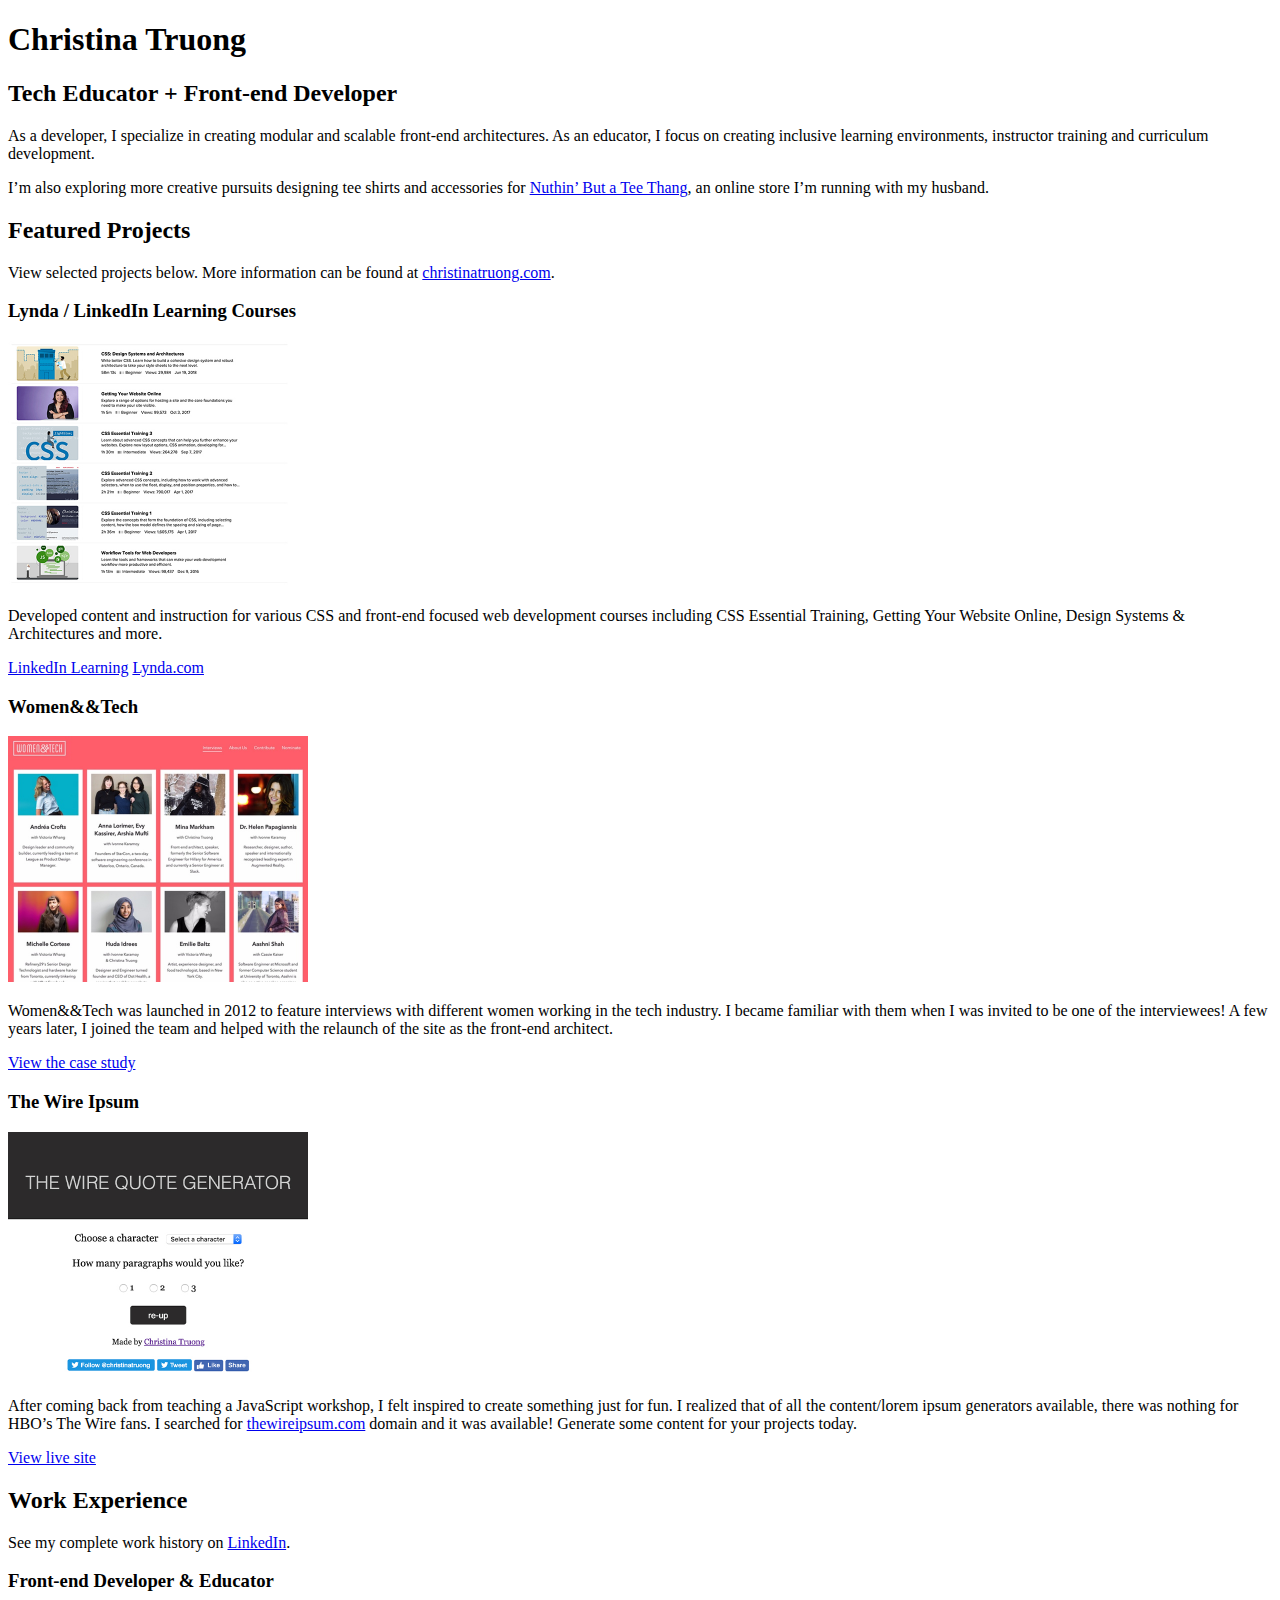
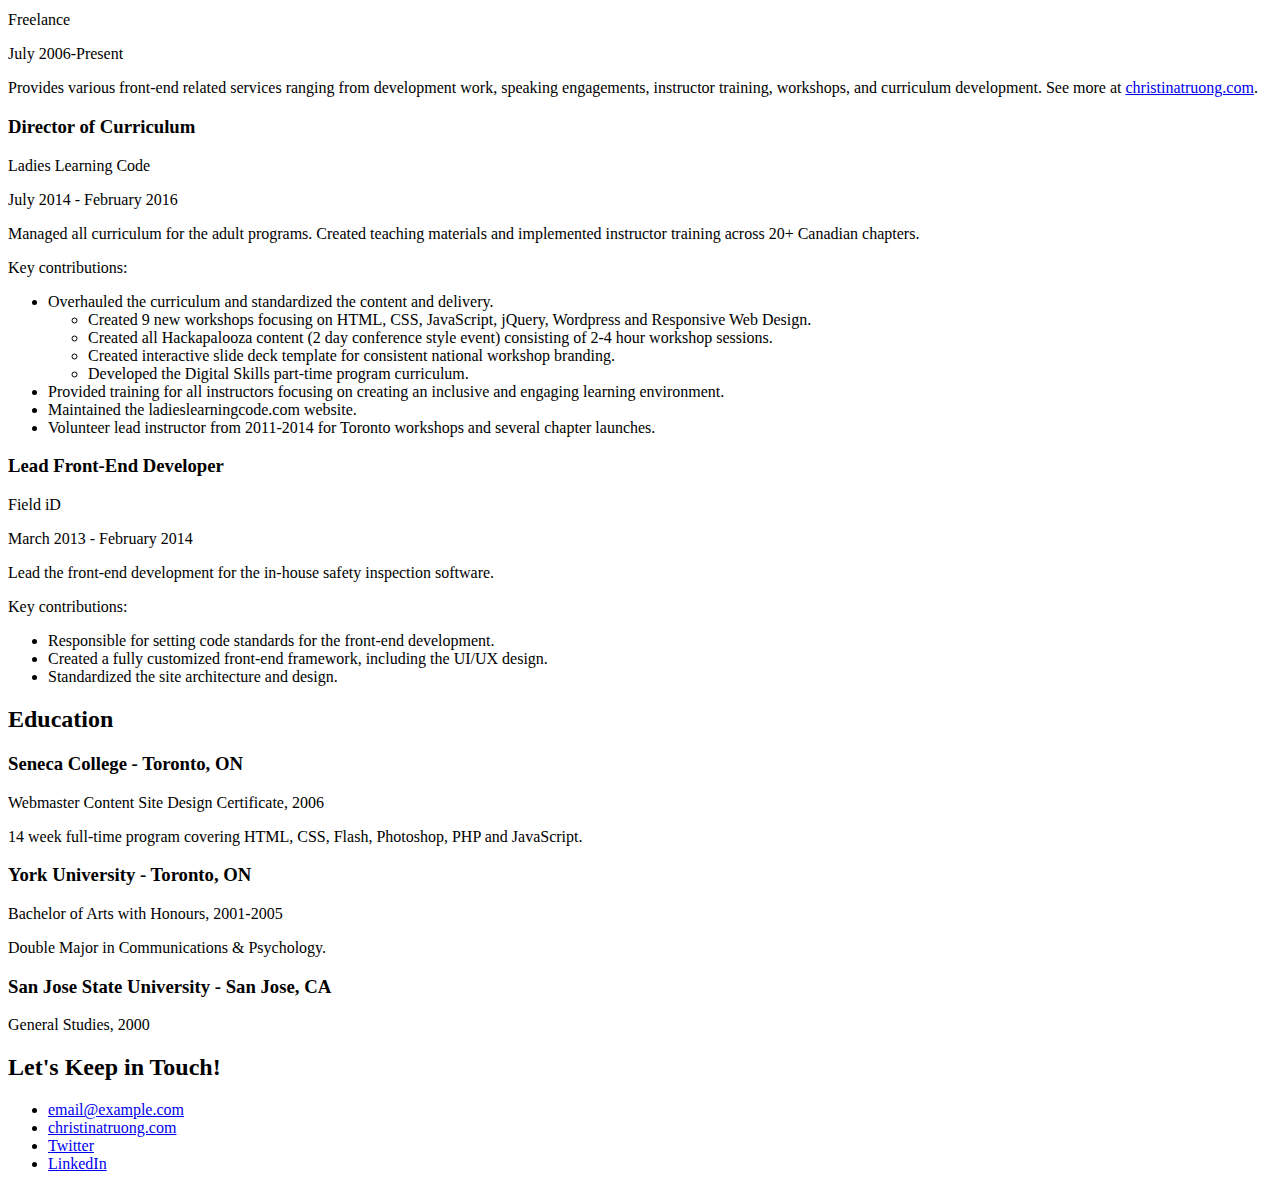
<file: Ex_Files_CSS_EssT/Exercise Files/Ch2/02_12/css-portfolio/index.html>
<!DOCTYPE html>
<html lang="en">
  <head>
    <meta charset="UTF-8">
    <meta name="viewport" content="width=device-width, initial-scale=1.0">
    <title>Christina Truong, Tech Educator + Front-end Developer</title>
    <link rel="stylesheet" href="css/styles.css">
  </head>
  <body>
    <main>
      <!-- ***************  ABOUT / PROFILE  **************** -->
      <header>
        <h1>Christina Truong</h1>
        <h2>Tech Educator + Front-end Developer</h2>

        <p>As a developer, I specialize in creating modular and scalable front-end architectures. As an educator, I focus on creating inclusive learning environments, instructor training and curriculum development.</p>
        <p>I’m also exploring more creative pursuits designing tee shirts and accessories for <a href="http://teethang.com" target="_blank">Nuthin’ But a Tee Thang</a>, an online store I’m running with my husband.</p>
      </header>

      <!-- ************ PROJECTS / PORTFOLIO  ************** -->
      <section>
        <h2>Featured Projects</h2>
        <p>View selected projects below. More information can be found at <a href="http://christinatruong.com">christinatruong.com</a>.</p>

        <!-- Project 1 -->
        <section>
          <h3>Lynda / LinkedIn Learning Courses</h3>
          <img src="images/project-courses.jpg" alt="Lynda & LinkedIn Learning course list">
          <p>Developed content and instruction for various CSS and front-end focused web development courses including CSS Essential Training, Getting Your Website Online, Design Systems & Architectures and more.</p>
          <a href="https://www.linkedin.com/learning/instructors/christina-truong?u=2125562" target="_blank">LinkedIn Learning</a>
          <a href="https://www.lynda.com/Christina-Truong/7842227-1.html">Lynda.com</a>
        </section>

        <!-- Project 2 -->
        <section>
          <h3>Women&&Tech</h3>
          <img src="images/project-women-tech.jpg" alt="Women and Tech website">
          <p>Women&&Tech was launched in 2012 to feature interviews with different women working in the tech industry. I became familiar with them when I was invited to be one of the interviewees! A few years later, I joined the team and helped with the relaunch of the site as the front-end architect.</p>
          <a href="http://christinatruong.com/projects/women-and-tech-redesign.html" target="_blank">View the case study</a>
        </section>

        <!-- Project 3 -->
        <section>
          <h3>The Wire Ipsum</h3>
          <img src="images/project-wire-ipsum.jpg" alt="The Wire Ipsum website">
          <p>After coming back from teaching a JavaScript workshop, I felt inspired to create something just for fun. I realized that of all the content/lorem ipsum generators available, there was nothing for HBO’s The Wire fans. I searched for <a href="http://thewireipsum.com" target="_blank">thewireipsum.com</a> domain and it was available! Generate some content for your projects today.</p>
          <a href="http://thewireipsum.com" target="_blank">View live site</a>
        </section>
      </section>

      <!-- ***************  WORK EXPERIENCE  ***************** -->
      <section>
        <h2>Work Experience</h2>
        <p>See my complete work history on <a href="https://www.linkedin.com/in/christinatruong/">LinkedIn</a>.</p>

        <!-- Job 1 -->
        <section>
          <h3>Front-end Developer & Educator</h3>
          <p>Freelance</p>
          <p>July 2006-Present</p>
          <p>Provides various front-end related services ranging from development work, speaking engagements, instructor training, workshops, and curriculum development. See more at  <a href="http://christinatruong.com">christinatruong.com</a>.</p>
        </section>

        <!-- Job 2 -->
        <section>
          <h3>Director of Curriculum</h3>
          <p>Ladies Learning Code</p>
          <p>July 2014 - February 2016</p>
          <p>Managed all curriculum for the adult programs. Created teaching materials and implemented instructor training across 20+ Canadian chapters.</p>
          <p>Key contributions:</p>
          <ul>
            <li>Overhauled the curriculum and standardized the content and delivery.
              <ul>
                <li>Created 9 new workshops focusing on HTML, CSS, JavaScript, jQuery, Wordpress and Responsive Web Design.</li>
                <li>Created all Hackapalooza content (2 day conference style event) consisting of 2-4 hour workshop sessions.</li>
                <li>Created interactive slide deck template for consistent national workshop branding.</li>
                <li>Developed the Digital Skills part-time program curriculum.</li>
              </ul>
            </li>
            <li>Provided training for all instructors focusing on creating an inclusive and engaging learning environment.</li>
            <li>Maintained the ladieslearningcode.com website.</li>
            <li>Volunteer lead instructor from 2011-2014 for Toronto workshops and several chapter launches.</li>
          </ul>
        </section>

        <!-- Job 3 -->
        <section>
          <h3>Lead Front-End Developer</h3>
          <p>Field iD</p>
          <p>March 2013 - February 2014</p>
          <p>Lead the front-end development for the in-house safety inspection software.</p>
          <p>Key contributions:</p>
          <ul>
            <li>Responsible for setting code standards for the front-end development.</li>
            <li>Created a fully customized front-end framework, including the UI/UX design.</li>
            <li>Standardized the site architecture and design.</li>
          </ul>
        </section>
      </section>

      <!-- ******************  EDUCATION & CERTIFICATIONS ****************** -->
      <section>
        <h2>Education</h2>

        <section>
          <h3>Seneca College - Toronto, ON</h3>
          <p>Webmaster Content Site Design Certificate, 2006</p>
          <p>14 week full-time program covering HTML, CSS, Flash, Photoshop, PHP and JavaScript.</p>
        </section>

        <section>
          <h3>York University - Toronto, ON</h3>
          <p>Bachelor of Arts with Honours, 2001-2005</p>
          <p>Double Major in Communications & Psychology.</p>
        </section>

        <section>
          <h3>San Jose State University - San Jose, CA</h3>
          <p>General Studies, 2000</p>
        </section>
      </section>

      <!-- *****************  CONTACT INFO / SOCIAL MEDIA  ***************** -->
      <footer>
        <h2>Let's Keep in Touch!</h2>

        <!-- Social media and contact links. Add or remove any networks. -->
        <ul>
          <li><a href="mailto:email@example.com">email@example.com</a></li>
          <li><a href="http://christinatruong.com" target="_blank">christinatruong.com</a></li>
          <li><a href="http://twitter.com/christinatruong" target="_blank">Twitter</a></li>
          <li><a href="#" target="_blank">LinkedIn</a></li>
        </ul>
      </footer>
    </main>
  </body>
</html>
</file>
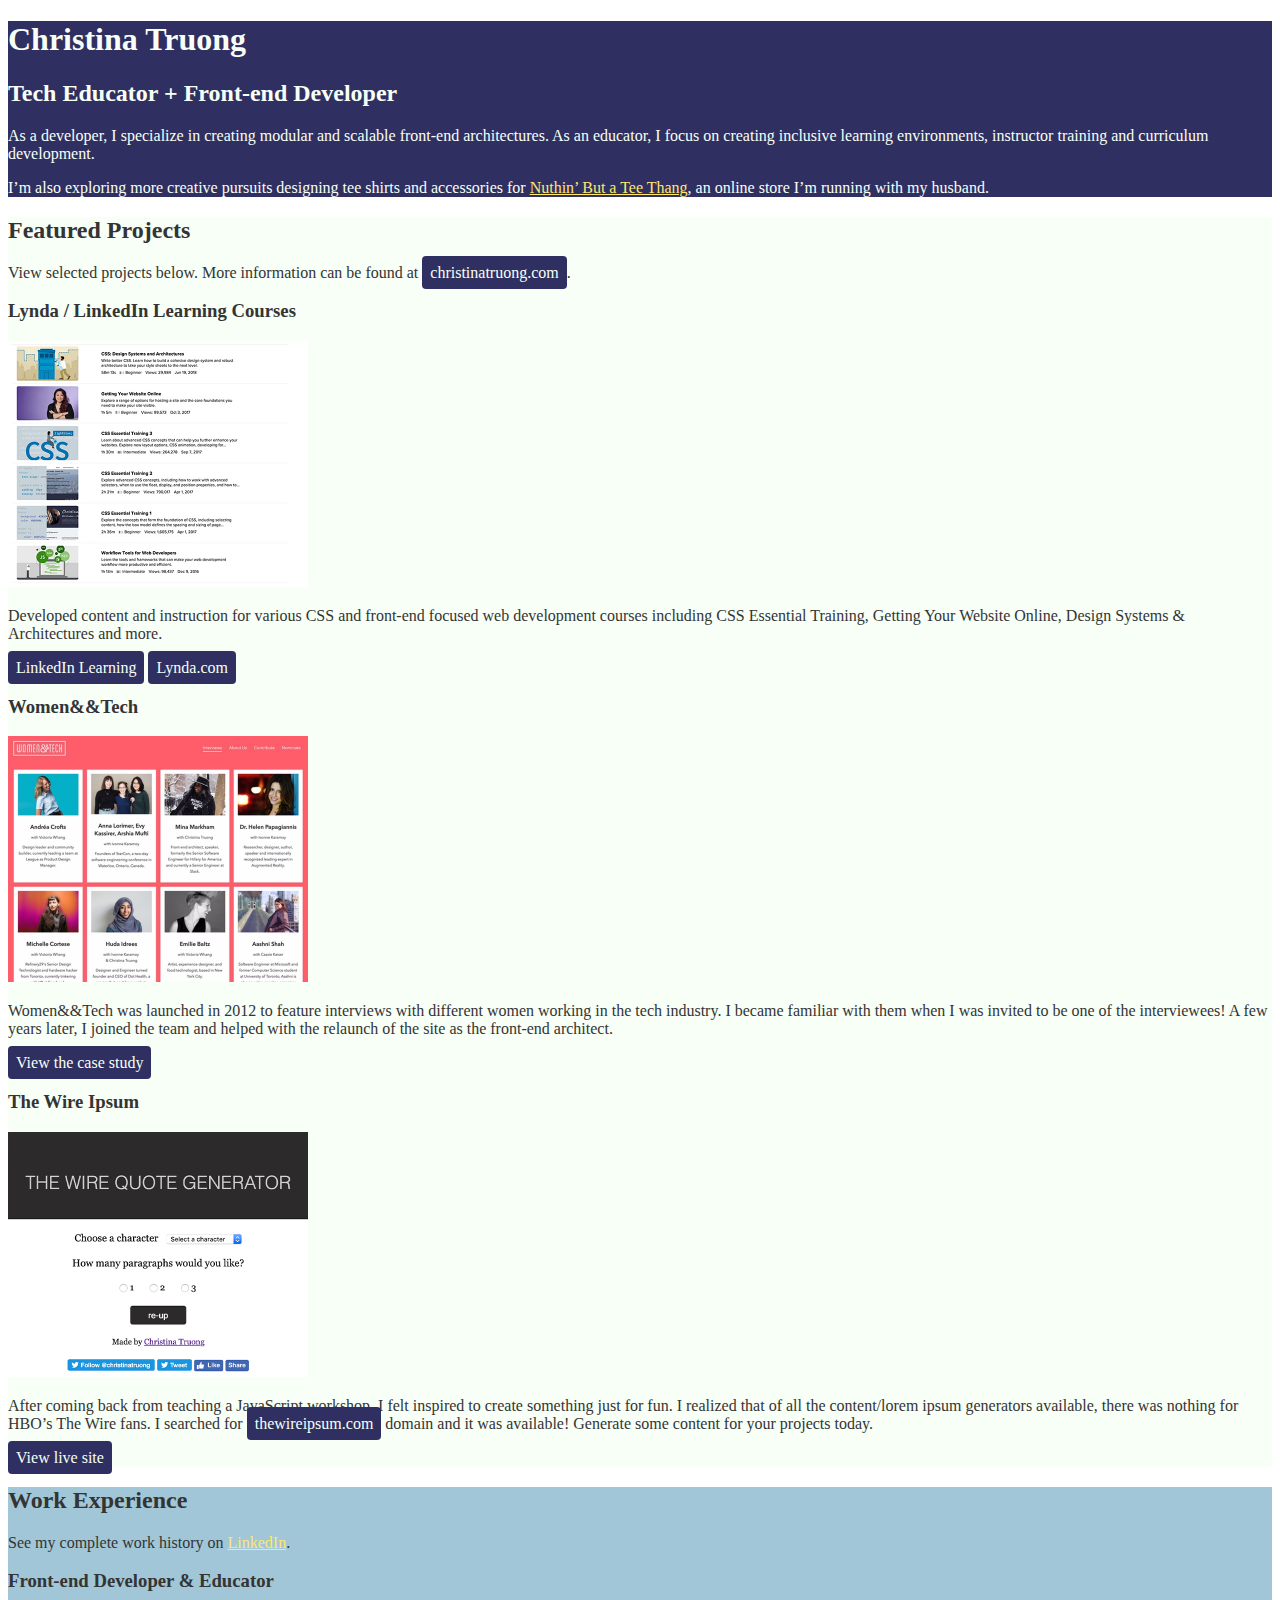
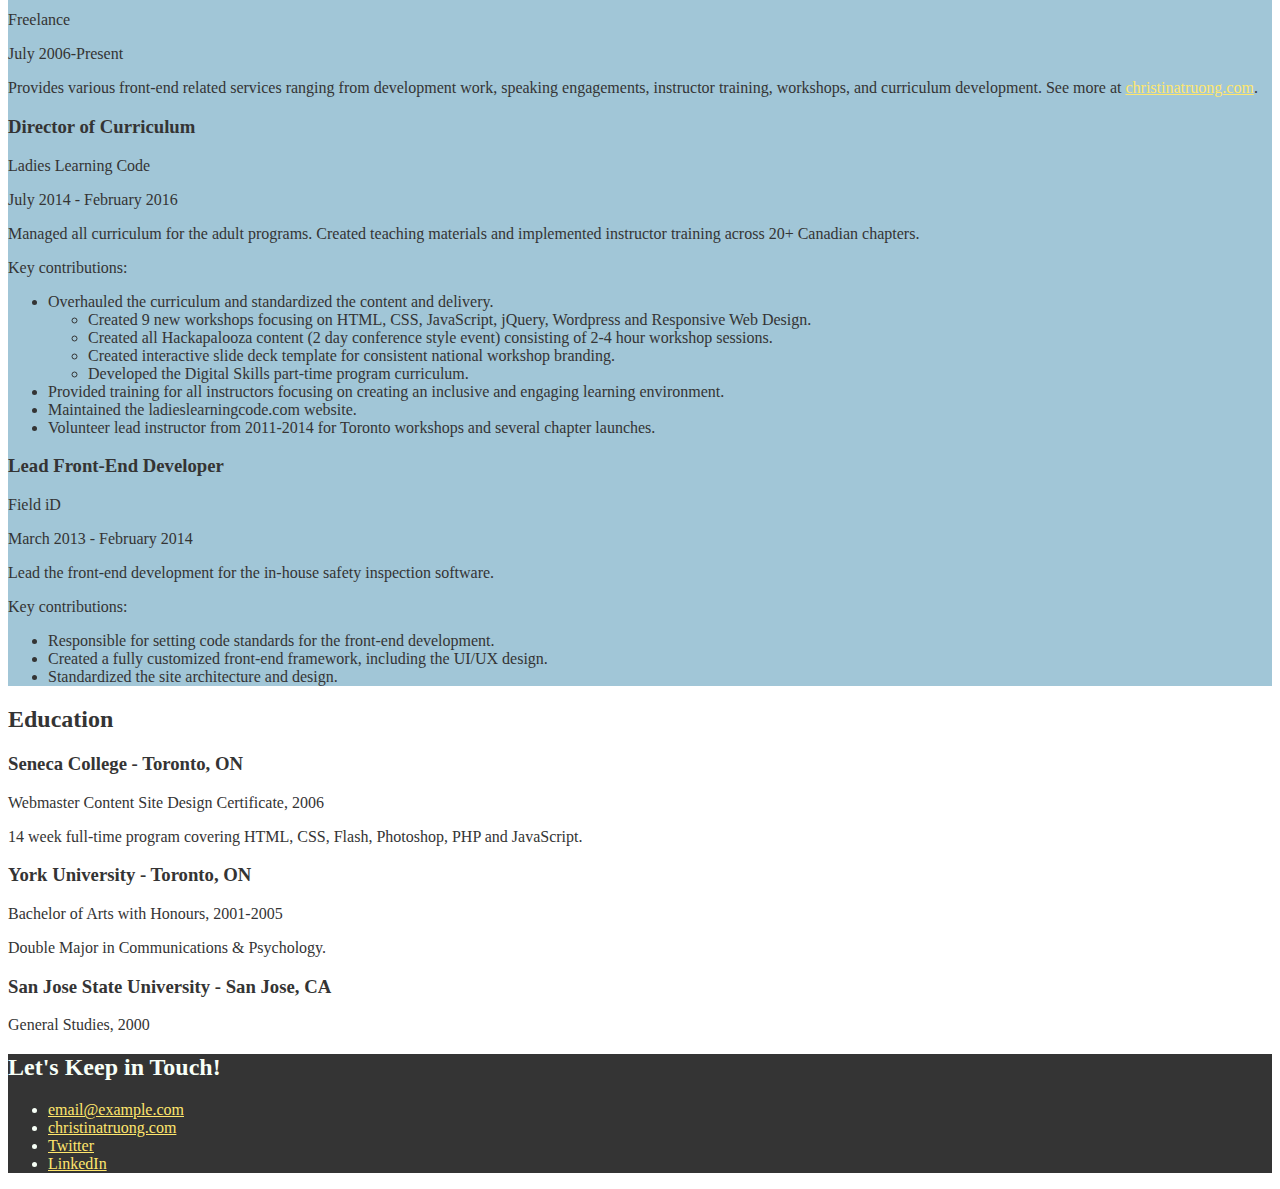
<file: Ex_Files_CSS_EssT/Exercise Files/Ch2/02_14/css-portfolio/index.html>
<!DOCTYPE html>
<html lang="en">
  <head>
    <meta charset="UTF-8">
    <meta name="viewport" content="width=device-width, initial-scale=1.0">
    <title>Christina Truong, Tech Educator + Front-end Developer</title>
    <link rel="stylesheet" href="css/styles.css">
  </head>
  <body>
    <main>
      <!-- ***************  ABOUT / PROFILE  **************** -->
      <header>
        <h1>Christina Truong</h1>
        <h2>Tech Educator + Front-end Developer</h2>

        <p>As a developer, I specialize in creating modular and scalable front-end architectures. As an educator, I focus on creating inclusive learning environments, instructor training and curriculum development.</p>
        <p>I’m also exploring more creative pursuits designing tee shirts and accessories for <a href="http://teethang.com" target="_blank">Nuthin’ But a Tee Thang</a>, an online store I’m running with my husband.</p>
      </header>

      <!-- ************ PROJECTS / PORTFOLIO  ************** -->
      <section class="projects">
        <h2>Featured Projects</h2>
        <p>View selected projects below. More information can be found at <a href="http://christinatruong.com">christinatruong.com</a>.</p>

        <!-- Project 1 -->
        <section>
          <h3>Lynda / LinkedIn Learning Courses</h3>
          <img src="images/project-courses.jpg" alt="Lynda & LinkedIn Learning course list">
          <p>Developed content and instruction for various CSS and front-end focused web development courses including CSS Essential Training, Getting Your Website Online, Design Systems & Architectures and more.</p>
          <a href="https://www.linkedin.com/learning/instructors/christina-truong?u=2125562" target="_blank">LinkedIn Learning</a>
          <a href="https://www.lynda.com/Christina-Truong/7842227-1.html">Lynda.com</a>
        </section>

        <!-- Project 2 -->
        <section>
          <h3>Women&&Tech</h3>
          <img src="images/project-women-tech.jpg" alt="Women and Tech website">
          <p>Women&&Tech was launched in 2012 to feature interviews with different women working in the tech industry. I became familiar with them when I was invited to be one of the interviewees! A few years later, I joined the team and helped with the relaunch of the site as the front-end architect.</p>
          <a href="http://christinatruong.com/projects/women-and-tech-redesign.html" target="_blank">View the case study</a>
        </section>

        <!-- Project 3 -->
        <section>
          <h3>The Wire Ipsum</h3>
          <img src="images/project-wire-ipsum.jpg" alt="The Wire Ipsum website">
          <p>After coming back from teaching a JavaScript workshop, I felt inspired to create something just for fun. I realized that of all the content/lorem ipsum generators available, there was nothing for HBO’s The Wire fans. I searched for <a href="http://thewireipsum.com" target="_blank">thewireipsum.com</a> domain and it was available! Generate some content for your projects today.</p>
          <a href="http://thewireipsum.com" target="_blank">View live site</a>
        </section>
      </section>

      <!-- ***************  WORK EXPERIENCE  ***************** -->
      <section class="work-experience">
        <h2>Work Experience</h2>
        <p>See my complete work history on <a href="https://www.linkedin.com/in/christinatruong/">LinkedIn</a>.</p>

        <!-- Job 1 -->
        <section>
          <h3>Front-end Developer & Educator</h3>
          <p>Freelance</p>
          <p>July 2006-Present</p>
          <p>Provides various front-end related services ranging from development work, speaking engagements, instructor training, workshops, and curriculum development. See more at  <a href="http://christinatruong.com">christinatruong.com</a>.</p>
        </section>

        <!-- Job 2 -->
        <section>
          <h3>Director of Curriculum</h3>
          <p>Ladies Learning Code</p>
          <p>July 2014 - February 2016</p>
          <p>Managed all curriculum for the adult programs. Created teaching materials and implemented instructor training across 20+ Canadian chapters.</p>
          <p>Key contributions:</p>
          <ul>
            <li>Overhauled the curriculum and standardized the content and delivery.
              <ul>
                <li>Created 9 new workshops focusing on HTML, CSS, JavaScript, jQuery, Wordpress and Responsive Web Design.</li>
                <li>Created all Hackapalooza content (2 day conference style event) consisting of 2-4 hour workshop sessions.</li>
                <li>Created interactive slide deck template for consistent national workshop branding.</li>
                <li>Developed the Digital Skills part-time program curriculum.</li>
              </ul>
            </li>
            <li>Provided training for all instructors focusing on creating an inclusive and engaging learning environment.</li>
            <li>Maintained the ladieslearningcode.com website.</li>
            <li>Volunteer lead instructor from 2011-2014 for Toronto workshops and several chapter launches.</li>
          </ul>
        </section>

        <!-- Job 3 -->
        <section>
          <h3>Lead Front-End Developer</h3>
          <p>Field iD</p>
          <p>March 2013 - February 2014</p>
          <p>Lead the front-end development for the in-house safety inspection software.</p>
          <p>Key contributions:</p>
          <ul>
            <li>Responsible for setting code standards for the front-end development.</li>
            <li>Created a fully customized front-end framework, including the UI/UX design.</li>
            <li>Standardized the site architecture and design.</li>
          </ul>
        </section>
      </section>

      <!-- ******************  EDUCATION & CERTIFICATIONS ****************** -->
      <section class="education">
        <h2>Education</h2>

        <section>
          <h3>Seneca College - Toronto, ON</h3>
          <p>Webmaster Content Site Design Certificate, 2006</p>
          <p>14 week full-time program covering HTML, CSS, Flash, Photoshop, PHP and JavaScript.</p>
        </section>

        <section>
          <h3>York University - Toronto, ON</h3>
          <p>Bachelor of Arts with Honours, 2001-2005</p>
          <p>Double Major in Communications & Psychology.</p>
        </section>

        <section>
          <h3>San Jose State University - San Jose, CA</h3>
          <p>General Studies, 2000</p>
        </section>
      </section>

      <!-- *****************  CONTACT INFO / SOCIAL MEDIA  ***************** -->
      <footer>
        <h2>Let's Keep in Touch!</h2>

        <!-- Social media and contact links. Add or remove any networks. -->
        <ul>
          <li><a href="mailto:email@example.com">email@example.com</a></li>
          <li><a href="http://christinatruong.com" target="_blank">christinatruong.com</a></li>
          <li><a href="http://twitter.com/christinatruong" target="_blank">Twitter</a></li>
          <li><a href="#" target="_blank">LinkedIn</a></li>
        </ul>
      </footer>
    </main>
  </body>
</html>
</file>
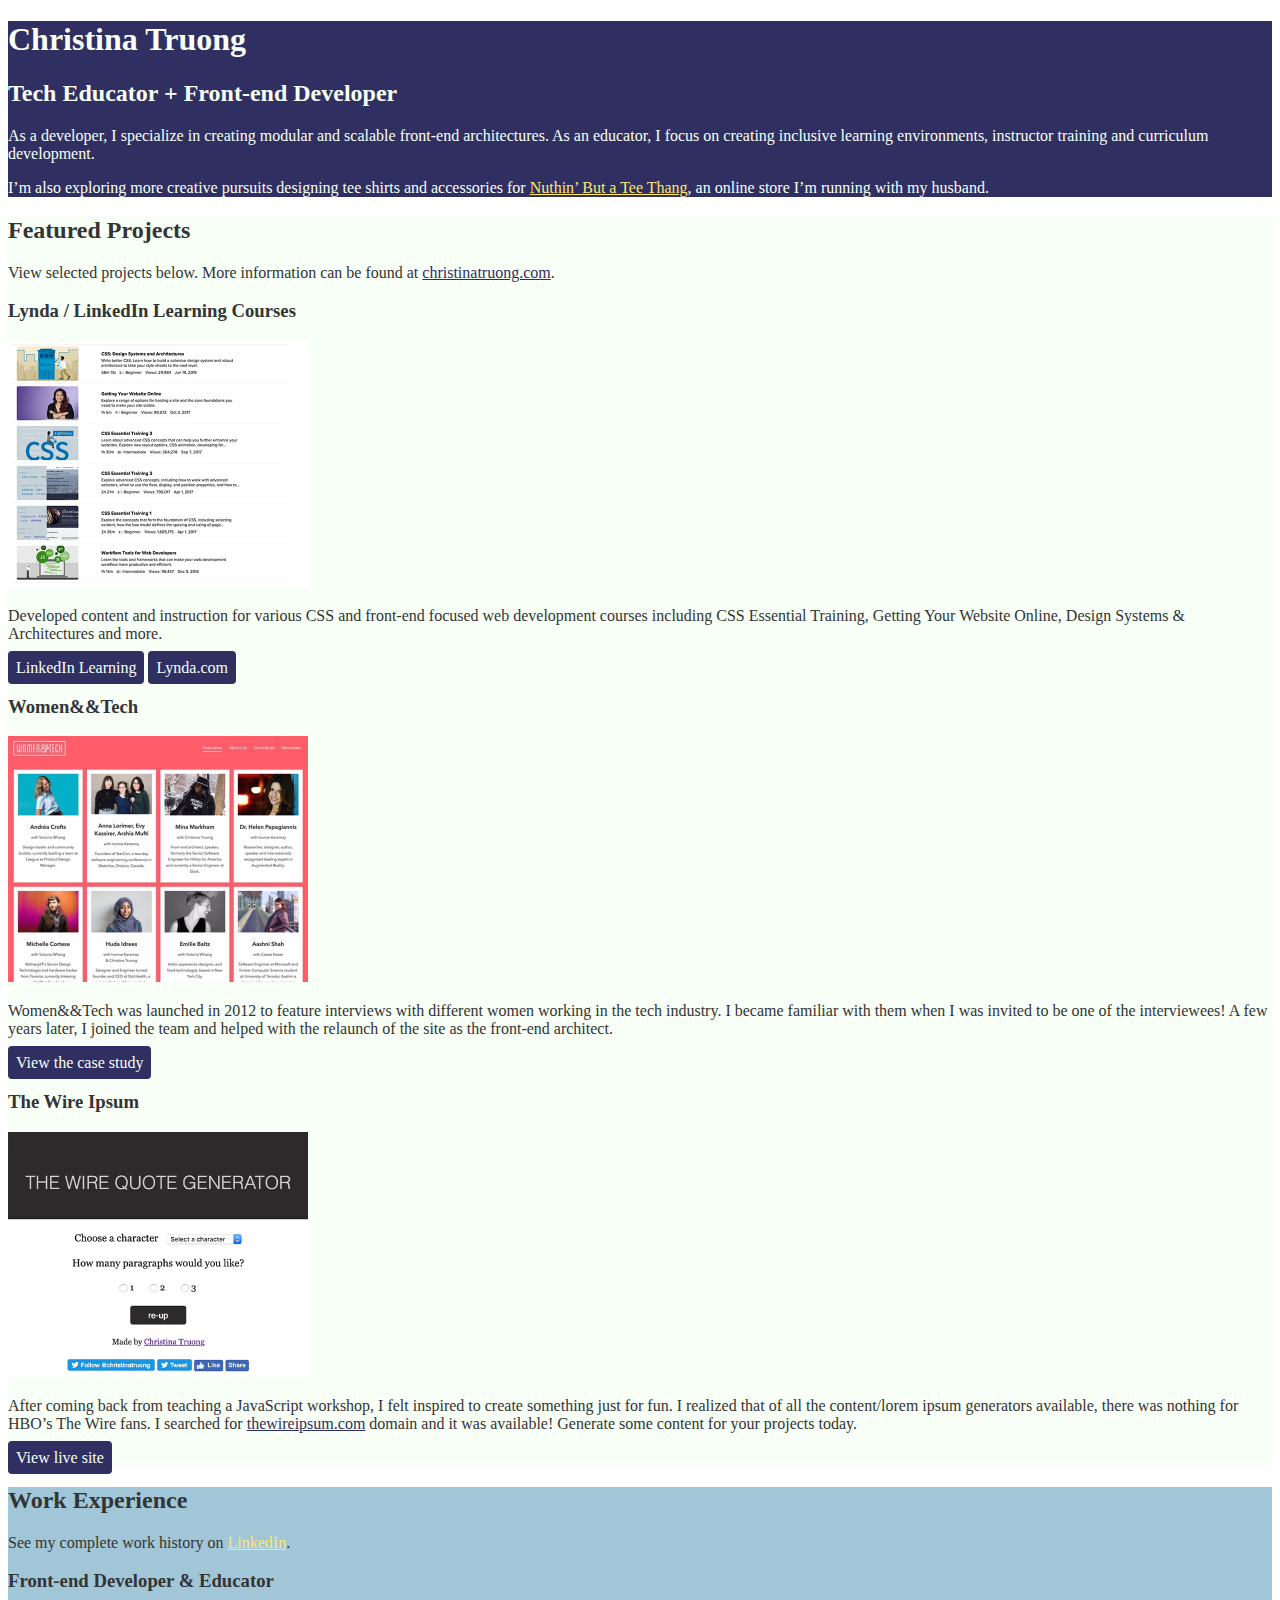
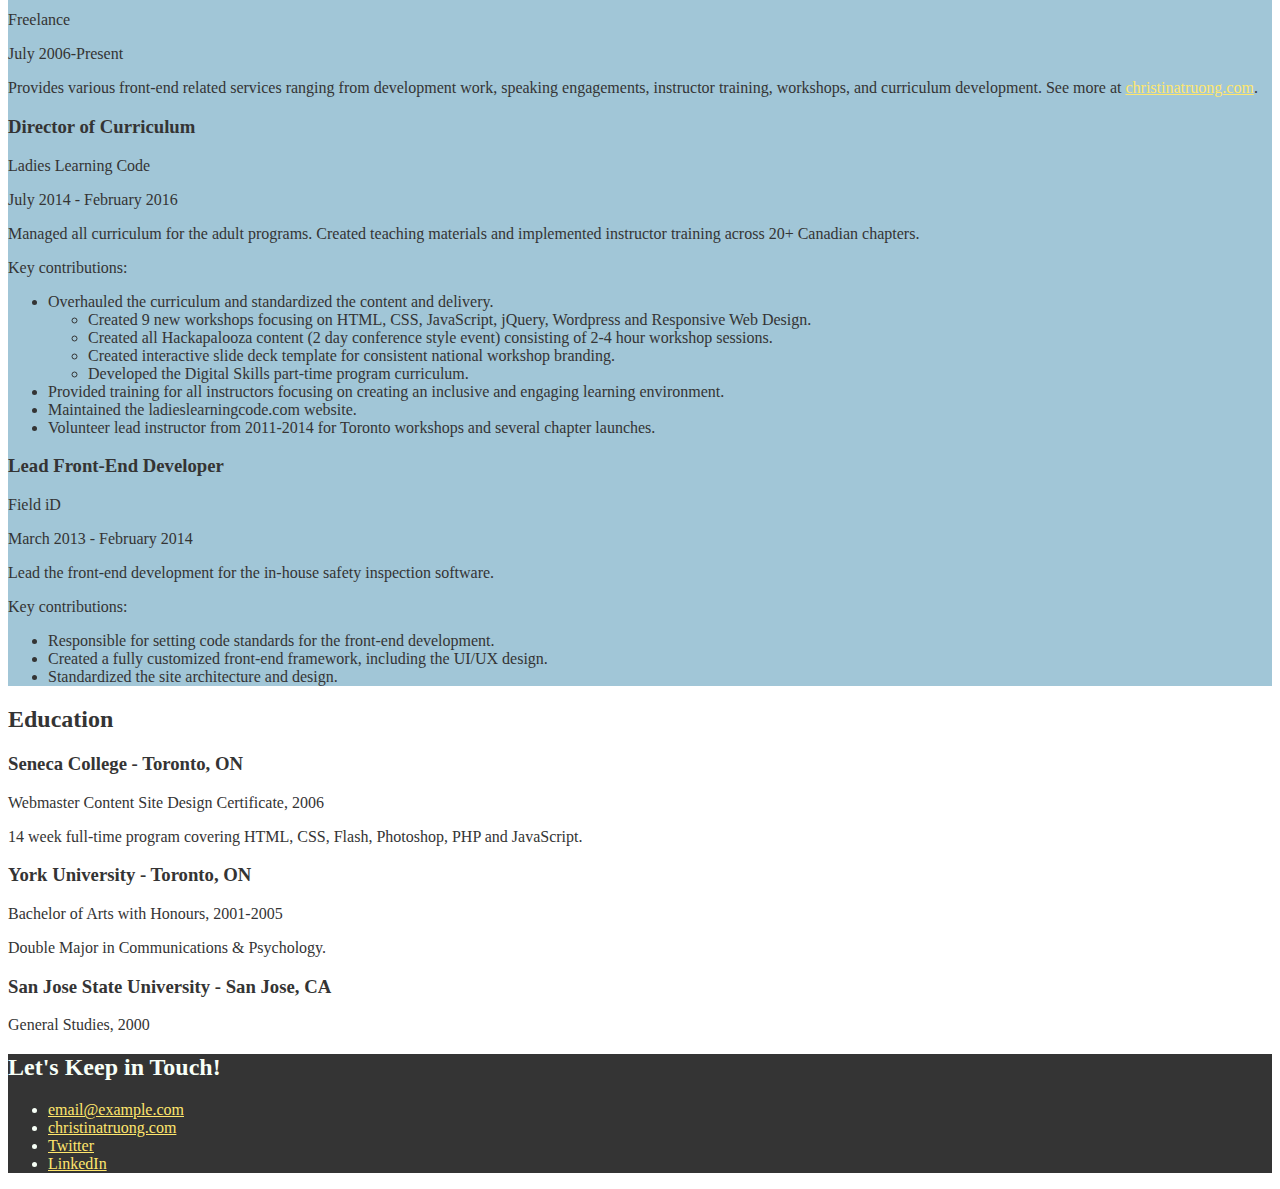
<file: Ex_Files_CSS_EssT/Exercise Files/Ch3/03_08/css-portfolio/index.html>
<!DOCTYPE html>
<html lang="en">
  <head>
    <meta charset="UTF-8">
    <meta name="viewport" content="width=device-width, initial-scale=1.0">
    <title>Christina Truong, Tech Educator + Front-end Developer</title>
    <link rel="stylesheet" href="css/styles.css">
  </head>
  <body>
    <main>
      <!-- ***************  ABOUT / PROFILE  **************** -->
      <header>
        <h1>Christina Truong</h1>
        <h2>Tech Educator + Front-end Developer</h2>

        <p>As a developer, I specialize in creating modular and scalable front-end architectures. As an educator, I focus on creating inclusive learning environments, instructor training and curriculum development.</p>
        <p>I’m also exploring more creative pursuits designing tee shirts and accessories for <a href="http://teethang.com" target="_blank">Nuthin’ But a Tee Thang</a>, an online store I’m running with my husband.</p>
      </header>

      <!-- ************ PROJECTS / PORTFOLIO  ************** -->
      <section class="projects">
        <h2>Featured Projects</h2>
        <p>View selected projects below. More information can be found at <a href="http://christinatruong.com">christinatruong.com</a>.</p>

        <!-- Project 1 -->
        <section>
          <h3>Lynda / LinkedIn Learning Courses</h3>
          <img src="images/project-courses.jpg" alt="Lynda & LinkedIn Learning course list">
          <p>Developed content and instruction for various CSS and front-end focused web development courses including CSS Essential Training, Getting Your Website Online, Design Systems & Architectures and more.</p>
          <a class="btn" href="https://www.linkedin.com/learning/instructors/christina-truong?u=2125562" target="_blank">LinkedIn Learning</a>
          <a class="btn" href="https://www.lynda.com/Christina-Truong/7842227-1.html">Lynda.com</a>
        </section>

        <!-- Project 2 -->
        <section>
          <h3>Women&&Tech</h3>
          <img src="images/project-women-tech.jpg" alt="Women and Tech website">
          <p>Women&&Tech was launched in 2012 to feature interviews with different women working in the tech industry. I became familiar with them when I was invited to be one of the interviewees! A few years later, I joined the team and helped with the relaunch of the site as the front-end architect.</p>
          <a class="btn" href="http://christinatruong.com/projects/women-and-tech-redesign.html" target="_blank">View the case study</a>
        </section>

        <!-- Project 3 -->
        <section>
          <h3>The Wire Ipsum</h3>
          <img src="images/project-wire-ipsum.jpg" alt="The Wire Ipsum website">
          <p>After coming back from teaching a JavaScript workshop, I felt inspired to create something just for fun. I realized that of all the content/lorem ipsum generators available, there was nothing for HBO’s The Wire fans. I searched for <a href="http://thewireipsum.com" target="_blank">thewireipsum.com</a> domain and it was available! Generate some content for your projects today.</p>
          <a class="btn" href="http://thewireipsum.com" target="_blank">View live site</a>
        </section>
      </section>

      <!-- ***************  WORK EXPERIENCE  ***************** -->
      <section class="work-experience">
        <h2>Work Experience</h2>
        <p>See my complete work history on <a href="https://www.linkedin.com/in/christinatruong/">LinkedIn</a>.</p>

        <!-- Job 1 -->
        <section>
          <h3>Front-end Developer & Educator</h3>
          <p>Freelance</p>
          <p>July 2006-Present</p>
          <p>Provides various front-end related services ranging from development work, speaking engagements, instructor training, workshops, and curriculum development. See more at  <a href="http://christinatruong.com">christinatruong.com</a>.</p>
        </section>

        <!-- Job 2 -->
        <section>
          <h3>Director of Curriculum</h3>
          <p>Ladies Learning Code</p>
          <p>July 2014 - February 2016</p>
          <p>Managed all curriculum for the adult programs. Created teaching materials and implemented instructor training across 20+ Canadian chapters.</p>
          <p>Key contributions:</p>
          <ul>
            <li>Overhauled the curriculum and standardized the content and delivery.
              <ul>
                <li>Created 9 new workshops focusing on HTML, CSS, JavaScript, jQuery, Wordpress and Responsive Web Design.</li>
                <li>Created all Hackapalooza content (2 day conference style event) consisting of 2-4 hour workshop sessions.</li>
                <li>Created interactive slide deck template for consistent national workshop branding.</li>
                <li>Developed the Digital Skills part-time program curriculum.</li>
              </ul>
            </li>
            <li>Provided training for all instructors focusing on creating an inclusive and engaging learning environment.</li>
            <li>Maintained the ladieslearningcode.com website.</li>
            <li>Volunteer lead instructor from 2011-2014 for Toronto workshops and several chapter launches.</li>
          </ul>
        </section>

        <!-- Job 3 -->
        <section>
          <h3>Lead Front-End Developer</h3>
          <p>Field iD</p>
          <p>March 2013 - February 2014</p>
          <p>Lead the front-end development for the in-house safety inspection software.</p>
          <p>Key contributions:</p>
          <ul>
            <li>Responsible for setting code standards for the front-end development.</li>
            <li>Created a fully customized front-end framework, including the UI/UX design.</li>
            <li>Standardized the site architecture and design.</li>
          </ul>
        </section>
      </section>

      <!-- *************  EDUCATION & CERTIFICATIONS *********** -->
      <section class="education">
        <h2>Education</h2>

        <section>
          <h3>Seneca College - Toronto, ON</h3>
          <p>Webmaster Content Site Design Certificate, 2006</p>
          <p>14 week full-time program covering HTML, CSS, Flash, Photoshop, PHP and JavaScript.</p>
        </section>

        <section>
          <h3>York University - Toronto, ON</h3>
          <p>Bachelor of Arts with Honours, 2001-2005</p>
          <p>Double Major in Communications & Psychology.</p>
        </section>

        <section>
          <h3>San Jose State University - San Jose, CA</h3>
          <p>General Studies, 2000</p>
        </section>
      </section>

      <!-- ************  CONTACT INFO / SOCIAL MEDIA  ************ -->
      <footer>
        <h2>Let's Keep in Touch!</h2>

        <!-- Social media and contact links. Add or remove any networks. -->
        <ul>
          <li><a href="mailto:email@example.com">email@example.com</a></li>
          <li><a href="http://christinatruong.com" target="_blank">christinatruong.com</a></li>
          <li><a href="http://twitter.com/christinatruong" target="_blank">Twitter</a></li>
          <li><a href="#" target="_blank">LinkedIn</a></li>
        </ul>
      </footer>
    </main>
  </body>
</html>
</file>
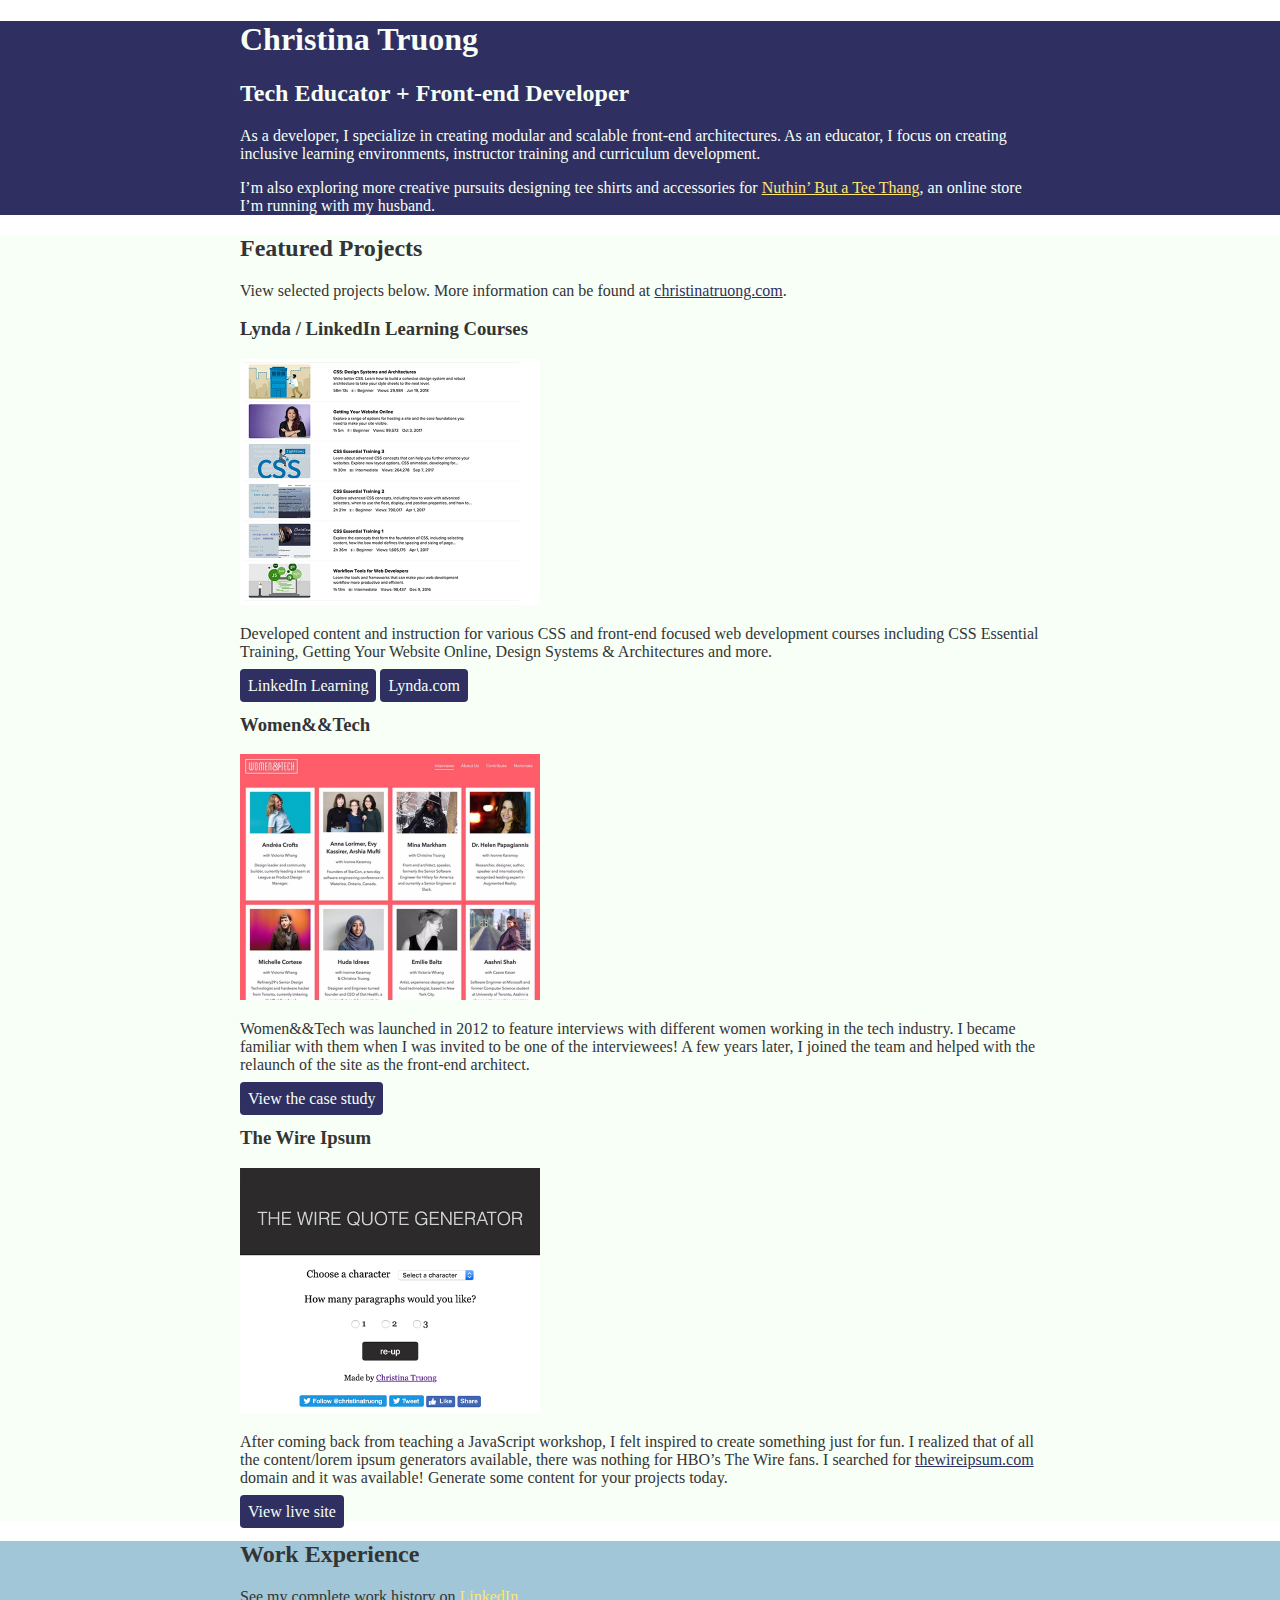
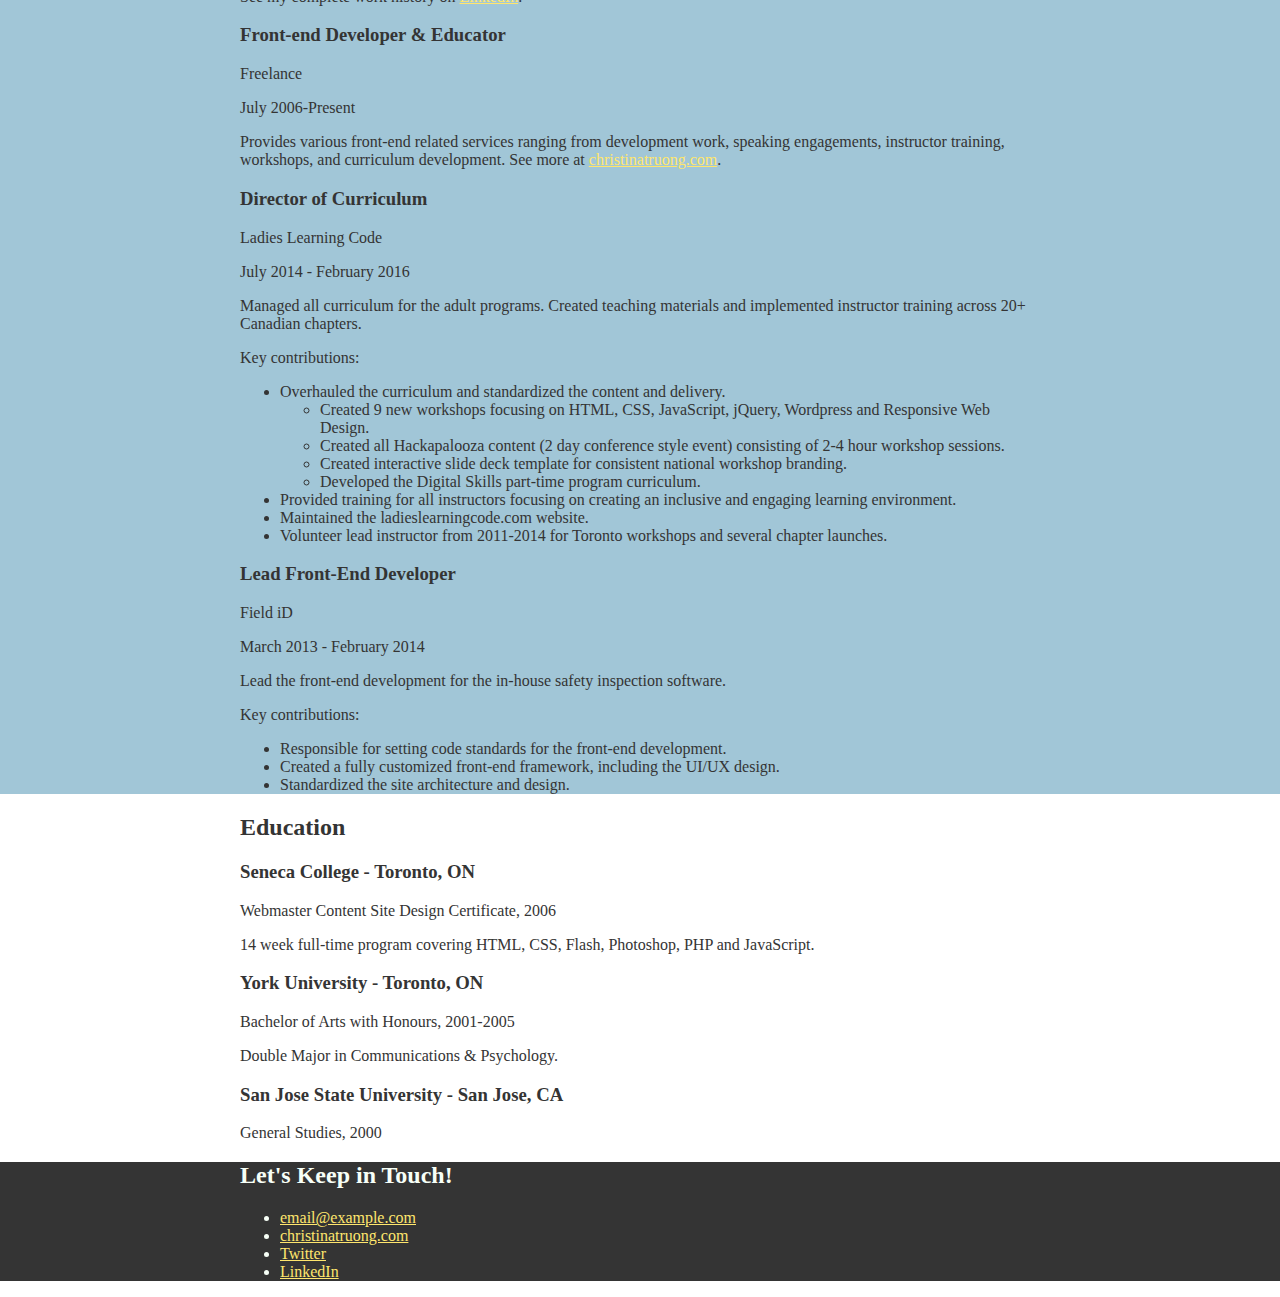
<file: Ex_Files_CSS_EssT/Exercise Files/Ch3/03_09/css-portfolio/index.html>
<!DOCTYPE html>
<html lang="en">
  <head>
    <meta charset="UTF-8">
    <meta name="viewport" content="width=device-width, initial-scale=1.0">
    <title>Christina Truong, Tech Educator + Front-end Developer</title>
    <link rel="stylesheet" href="css/styles.css">
  </head>
  <body>
    <main>
      <!-- ***************  ABOUT / PROFILE  **************** -->
      <header>
        <div class="content-wrap">
          <h1>Christina Truong</h1>
          <h2>Tech Educator + Front-end Developer</h2>

          <p>As a developer, I specialize in creating modular and scalable front-end architectures. As an educator, I focus on creating inclusive learning environments, instructor training and curriculum development.</p>
          <p>I’m also exploring more creative pursuits designing tee shirts and accessories for <a href="http://teethang.com" target="_blank">Nuthin’ But a Tee Thang</a>, an online store I’m running with my husband.</p>
        </div>
      </header>

      <!-- ************ PROJECTS / PORTFOLIO  ************** -->
      <section class="projects">
        <div class="content-wrap">
          <h2>Featured Projects</h2>
          <p>View selected projects below. More information can be found at <a href="http://christinatruong.com">christinatruong.com</a>.</p>

          <!-- Project 1 -->
          <section>
            <h3>Lynda / LinkedIn Learning Courses</h3>
            <img src="images/project-courses.jpg" alt="Lynda & LinkedIn Learning course list">
            <p>Developed content and instruction for various CSS and front-end focused web development courses including CSS Essential Training, Getting Your Website Online, Design Systems & Architectures and more.</p>
            <a class="btn" href="https://www.linkedin.com/learning/instructors/christina-truong?u=2125562" target="_blank">LinkedIn Learning</a>
            <a class="btn" href="https://www.lynda.com/Christina-Truong/7842227-1.html">Lynda.com</a>
          </section>

          <!-- Project 2 -->
          <section>
            <h3>Women&&Tech</h3>
            <img src="images/project-women-tech.jpg" alt="Women and Tech website">
            <p>Women&&Tech was launched in 2012 to feature interviews with different women working in the tech industry. I became familiar with them when I was invited to be one of the interviewees! A few years later, I joined the team and helped with the relaunch of the site as the front-end architect.</p>
            <a class="btn" href="http://christinatruong.com/projects/women-and-tech-redesign.html" target="_blank">View the case study</a>
          </section>

          <!-- Project 3 -->
          <section>
            <h3>The Wire Ipsum</h3>
            <img src="images/project-wire-ipsum.jpg" alt="The Wire Ipsum website">
            <p>After coming back from teaching a JavaScript workshop, I felt inspired to create something just for fun. I realized that of all the content/lorem ipsum generators available, there was nothing for HBO’s The Wire fans. I searched for <a href="http://thewireipsum.com" target="_blank">thewireipsum.com</a> domain and it was available! Generate some content for your projects today.</p>
            <a class="btn" href="http://thewireipsum.com" target="_blank">View live site</a>
          </section>
        </div>
      </section>

      <!-- ****************  WORK EXPERIENCE  ******************** -->
      <section class="work-experience">
        <div class="content-wrap">
          <h2>Work Experience</h2>
          <p>See my complete work history on <a href="https://www.linkedin.com/in/christinatruong/">LinkedIn</a>.</p>

          <!-- Job 1 -->
          <section>
            <h3>Front-end Developer & Educator</h3>
            <p>Freelance</p>
            <p>July 2006-Present</p>
            <p>Provides various front-end related services ranging from development work, speaking engagements, instructor training, workshops, and curriculum development. See more at  <a href="http://christinatruong.com">christinatruong.com</a>.</p>
          </section>

          <!-- Job 2 -->
          <section>
            <h3>Director of Curriculum</h3>
            <p>Ladies Learning Code</p>
            <p>July 2014 - February 2016</p>
            <p>Managed all curriculum for the adult programs. Created teaching materials and implemented instructor training across 20+ Canadian chapters.</p>
            <p>Key contributions:</p>
            <ul>
              <li>Overhauled the curriculum and standardized the content and delivery.
                <ul>
                  <li>Created 9 new workshops focusing on HTML, CSS, JavaScript, jQuery, Wordpress and Responsive Web Design.</li>
                  <li>Created all Hackapalooza content (2 day conference style event) consisting of 2-4 hour workshop sessions.</li>
                  <li>Created interactive slide deck template for consistent national workshop branding.</li>
                  <li>Developed the Digital Skills part-time program curriculum.</li>
                </ul>
              </li>
              <li>Provided training for all instructors focusing on creating an inclusive and engaging learning environment.</li>
              <li>Maintained the ladieslearningcode.com website.</li>
              <li>Volunteer lead instructor from 2011-2014 for Toronto workshops and several chapter launches.</li>
            </ul>
          </section>

          <!-- Job 3 -->
          <section>
            <h3>Lead Front-End Developer</h3>
            <p>Field iD</p>
            <p>March 2013 - February 2014</p>
            <p>Lead the front-end development for the in-house safety inspection software.</p>
            <p>Key contributions:</p>
            <ul>
              <li>Responsible for setting code standards for the front-end development.</li>
              <li>Created a fully customized front-end framework, including the UI/UX design.</li>
              <li>Standardized the site architecture and design.</li>
            </ul>
          </section>
        </div>
      </section>

      <!-- *************  EDUCATION & CERTIFICATIONS *********** -->
      <section class="education">
        <div class="content-wrap">
          <h2>Education</h2>

          <section>
            <h3>Seneca College - Toronto, ON</h3>
            <p>Webmaster Content Site Design Certificate, 2006</p>
            <p>14 week full-time program covering HTML, CSS, Flash, Photoshop, PHP and JavaScript.</p>
          </section>

          <section>
            <h3>York University - Toronto, ON</h3>
            <p>Bachelor of Arts with Honours, 2001-2005</p>
            <p>Double Major in Communications & Psychology.</p>
          </section>

          <section>
            <h3>San Jose State University - San Jose, CA</h3>
            <p>General Studies, 2000</p>
          </section>
        </div>
      </section>

      <!-- ************  CONTACT INFO / SOCIAL MEDIA  ************ -->
      <footer>
        <div class="content-wrap">
          <h2>Let's Keep in Touch!</h2>

          <!-- Social media and contact links. Add or remove any networks. -->
          <ul>
            <li><a href="mailto:email@example.com">email@example.com</a></li>
            <li><a href="http://christinatruong.com" target="_blank">christinatruong.com</a></li>
            <li><a href="http://twitter.com/christinatruong" target="_blank">Twitter</a></li>
            <li><a href="#" target="_blank">LinkedIn</a></li>
          </ul>
        </div>
      </footer>
    </main>
  </body>
</html>
</file>
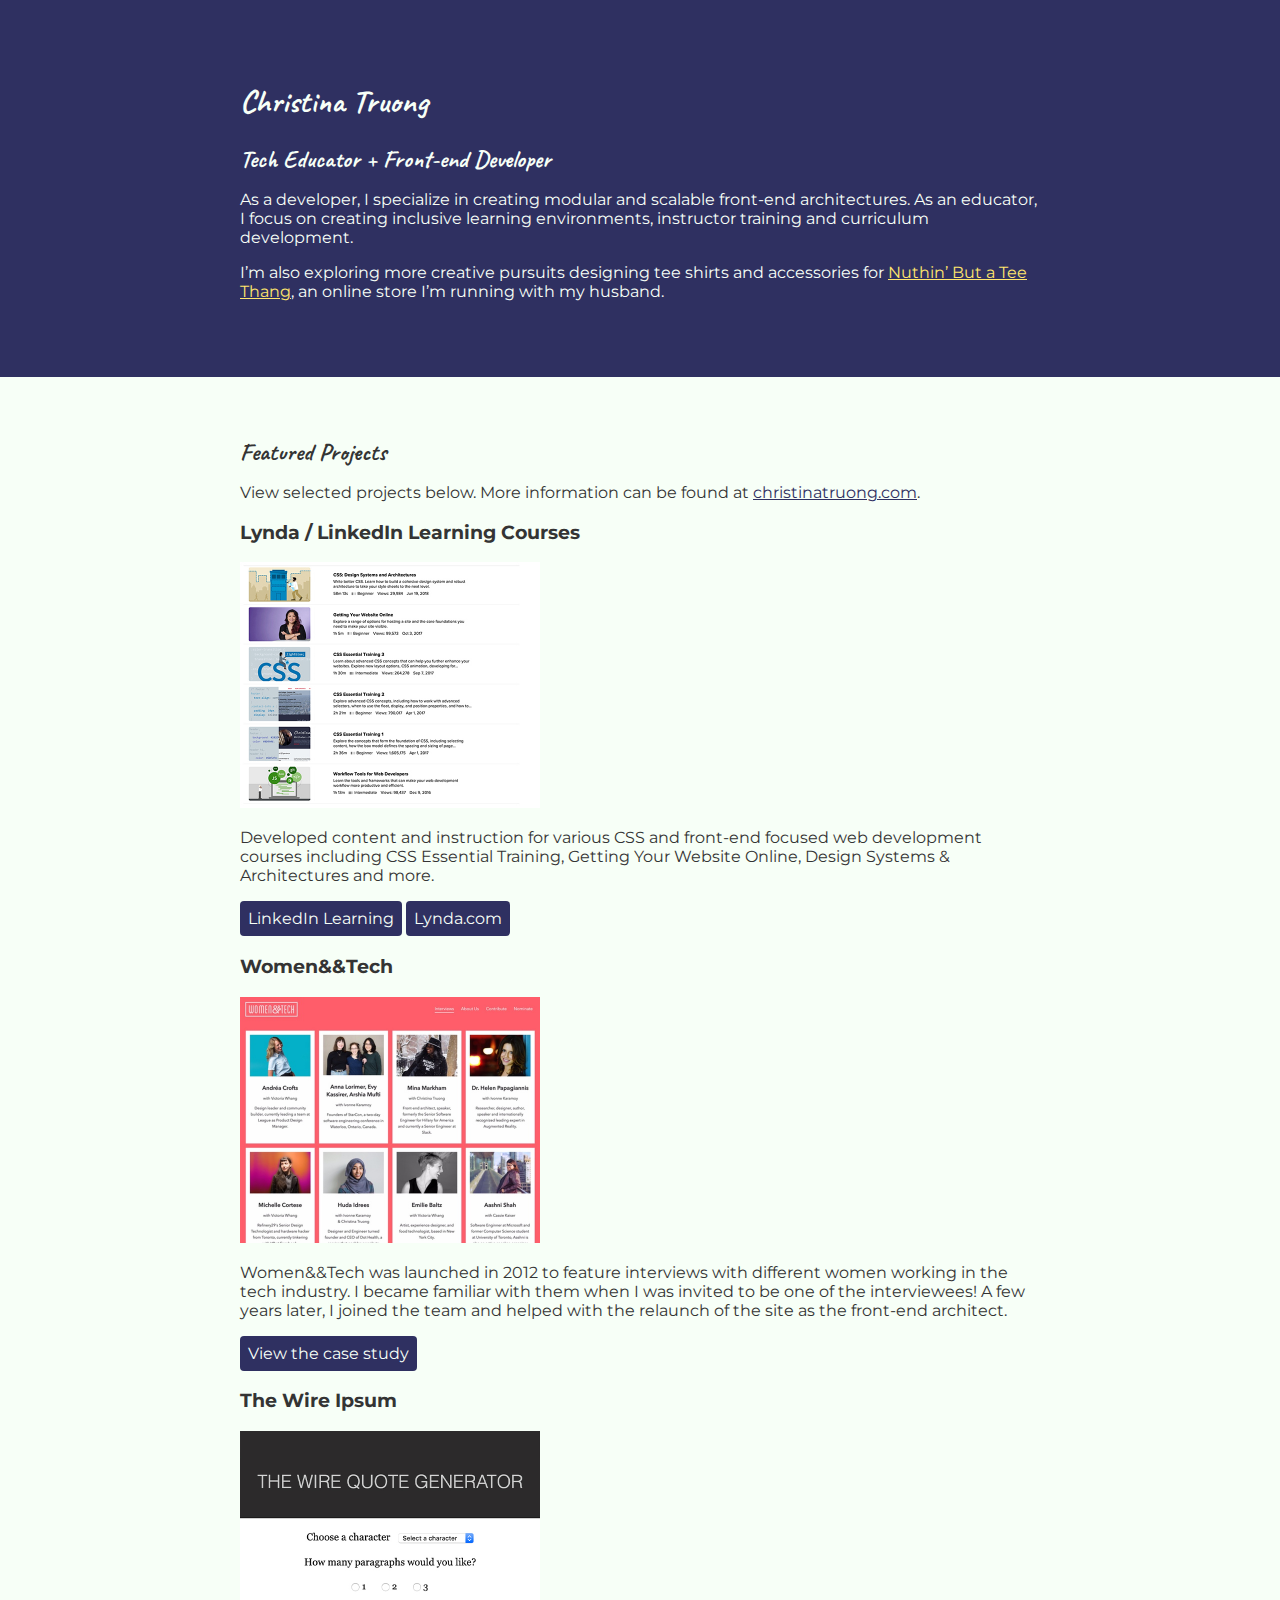
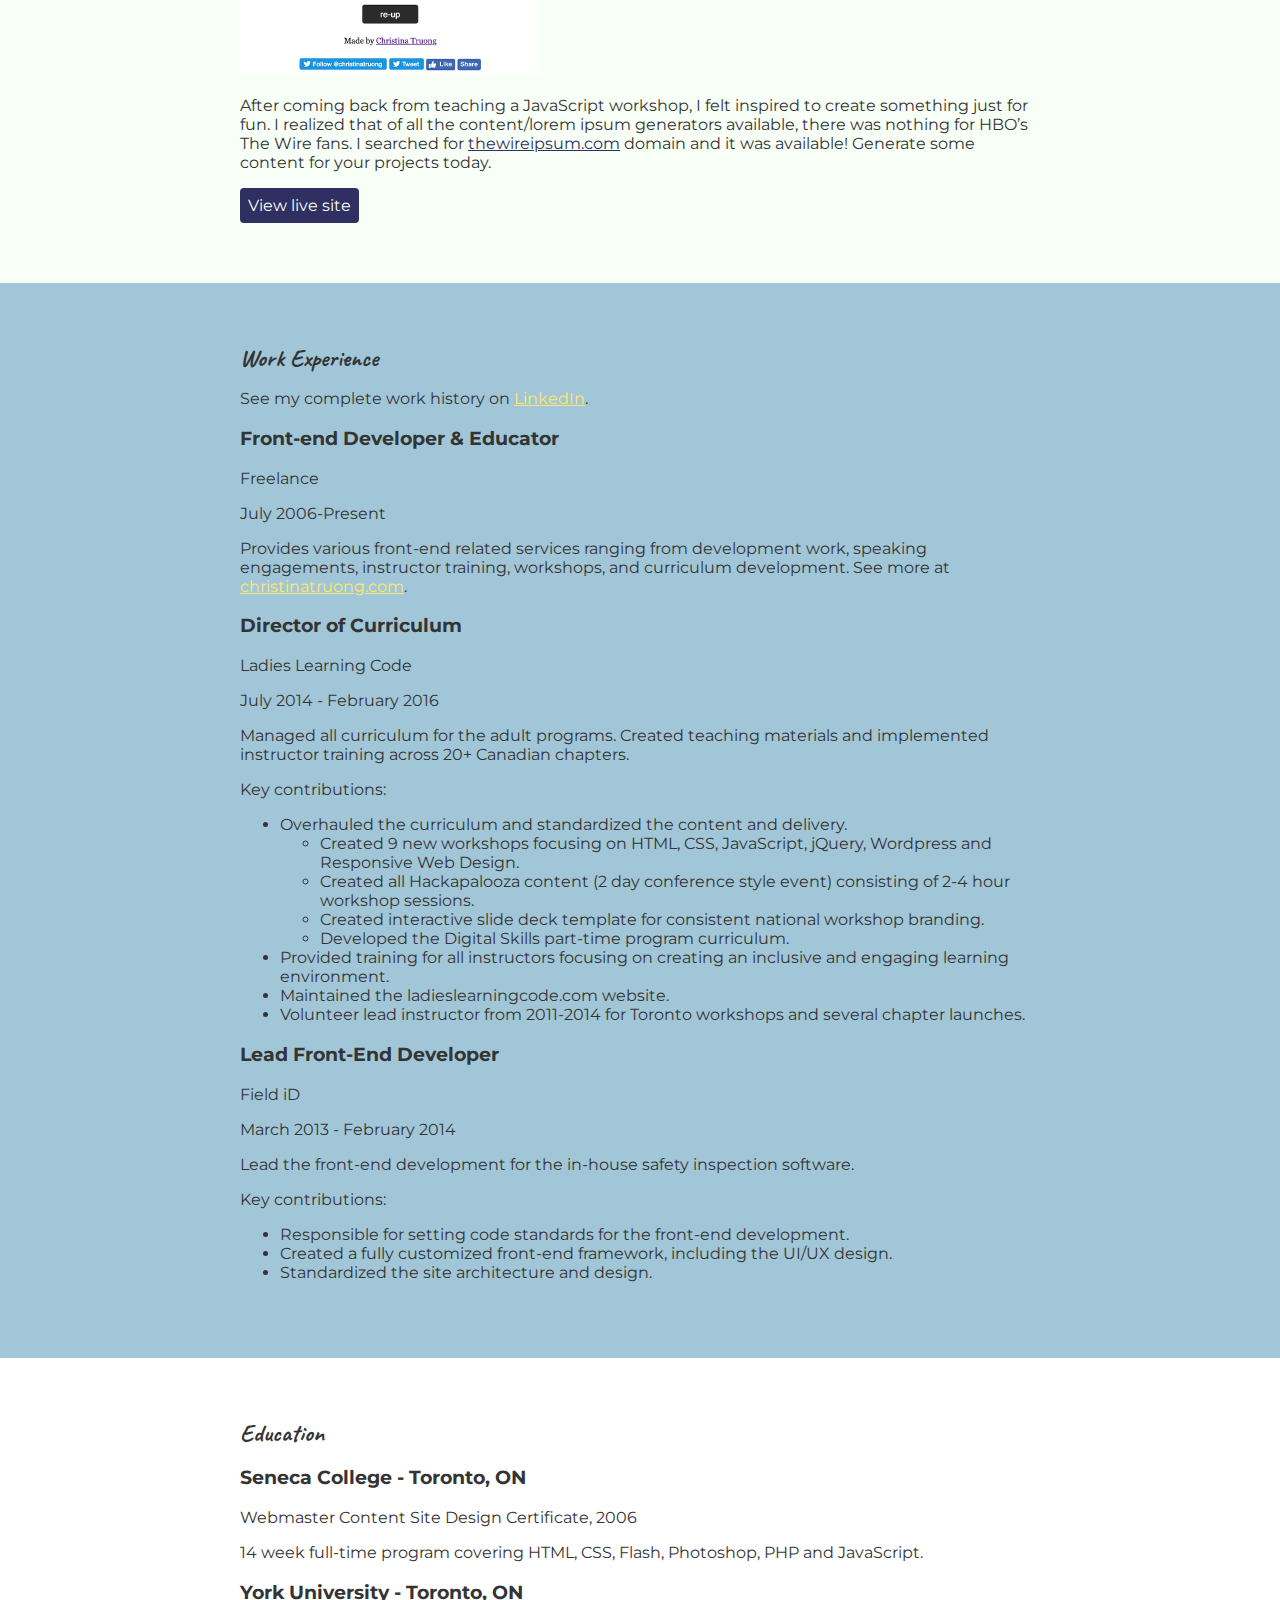
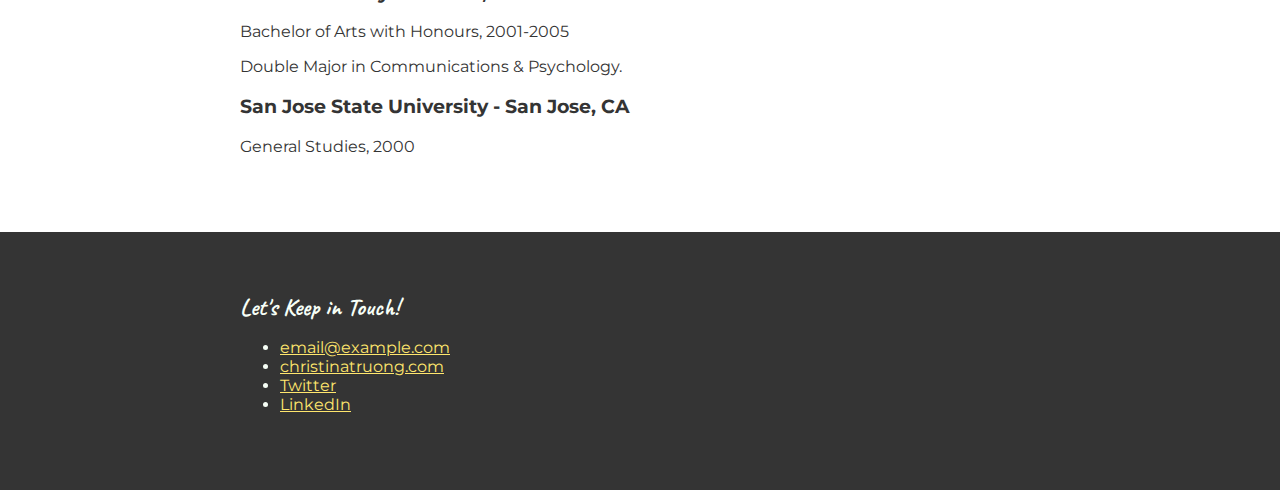
<file: Ex_Files_CSS_EssT/Exercise Files/Ch4/04_10/css-portfolio/index.html>
<!DOCTYPE html>
<html lang="en">
  <head>
    <meta charset="UTF-8">
    <meta name="viewport" content="width=device-width, initial-scale=1.0">
    <title>Christina Truong, Tech Educator + Front-end Developer</title>
    <link href="https://fonts.googleapis.com/css?family=Caveat|Montserrat:400,600&display=swap" rel="stylesheet"> 
    <link rel="stylesheet" href="css/styles.css">
  </head>
  <body>
    <main>
      <!-- ***************  ABOUT / PROFILE  **************** -->
      <header>
        <div class="content-wrap">
          <h1>Christina Truong</h1>
          <h2>Tech Educator + Front-end Developer</h2>

          <p>As a developer, I specialize in creating modular and scalable front-end architectures. As an educator, I focus on creating inclusive learning environments, instructor training and curriculum development.</p>
          <p>I’m also exploring more creative pursuits designing tee shirts and accessories for <a href="http://teethang.com" target="_blank">Nuthin’ But a Tee Thang</a>, an online store I’m running with my husband.</p>
        </div>
      </header>

      <!-- ************ PROJECTS / PORTFOLIO  ************** -->
      <section class="projects">
        <div class="content-wrap">
          <h2>Featured Projects</h2>
          <p>View selected projects below. More information can be found at <a href="http://christinatruong.com">christinatruong.com</a>.</p>

          <!-- Project 1 -->
          <section>
            <h3>Lynda / LinkedIn Learning Courses</h3>
            <img src="images/project-courses.jpg" alt="Lynda & LinkedIn Learning course list">
            <p>Developed content and instruction for various CSS and front-end focused web development courses including CSS Essential Training, Getting Your Website Online, Design Systems & Architectures and more.</p>
            <a class="btn" href="https://www.linkedin.com/learning/instructors/christina-truong?u=2125562" target="_blank">LinkedIn Learning</a>
            <a class="btn" href="https://www.lynda.com/Christina-Truong/7842227-1.html">Lynda.com</a>
          </section>

          <!-- Project 2 -->
          <section>
            <h3>Women&&Tech</h3>
            <img src="images/project-women-tech.jpg" alt="Women and Tech website">
            <p>Women&&Tech was launched in 2012 to feature interviews with different women working in the tech industry. I became familiar with them when I was invited to be one of the interviewees! A few years later, I joined the team and helped with the relaunch of the site as the front-end architect.</p>
            <a class="btn" href="http://christinatruong.com/projects/women-and-tech-redesign.html" target="_blank">View the case study</a>
          </section>

          <!-- Project 3 -->
          <section>
            <h3>The Wire Ipsum</h3>
            <img src="images/project-wire-ipsum.jpg" alt="The Wire Ipsum website">
            <p>After coming back from teaching a JavaScript workshop, I felt inspired to create something just for fun. I realized that of all the content/lorem ipsum generators available, there was nothing for HBO’s The Wire fans. I searched for <a href="http://thewireipsum.com" target="_blank">thewireipsum.com</a> domain and it was available! Generate some content for your projects today.</p>
            <a class="btn" href="http://thewireipsum.com" target="_blank">View live site</a>
          </section>
        </div>
      </section>

      <!-- ****************  WORK EXPERIENCE  ******************** -->
      <section class="work-experience">
        <div class="content-wrap">
          <h2>Work Experience</h2>
          <p>See my complete work history on <a href="https://www.linkedin.com/in/christinatruong/">LinkedIn</a>.</p>

          <!-- Job 1 -->
          <section>
            <h3>Front-end Developer & Educator</h3>
            <p>Freelance</p>
            <p>July 2006-Present</p>
            <p>Provides various front-end related services ranging from development work, speaking engagements, instructor training, workshops, and curriculum development. See more at  <a href="http://christinatruong.com">christinatruong.com</a>.</p>
          </section>

          <!-- Job 2 -->
          <section>
            <h3>Director of Curriculum</h3>
            <p>Ladies Learning Code</p>
            <p>July 2014 - February 2016</p>
            <p>Managed all curriculum for the adult programs. Created teaching materials and implemented instructor training across 20+ Canadian chapters.</p>
            <p>Key contributions:</p>
            <ul>
              <li>Overhauled the curriculum and standardized the content and delivery.
                <ul>
                  <li>Created 9 new workshops focusing on HTML, CSS, JavaScript, jQuery, Wordpress and Responsive Web Design.</li>
                  <li>Created all Hackapalooza content (2 day conference style event) consisting of 2-4 hour workshop sessions.</li>
                  <li>Created interactive slide deck template for consistent national workshop branding.</li>
                  <li>Developed the Digital Skills part-time program curriculum.</li>
                </ul>
              </li>
              <li>Provided training for all instructors focusing on creating an inclusive and engaging learning environment.</li>
              <li>Maintained the ladieslearningcode.com website.</li>
              <li>Volunteer lead instructor from 2011-2014 for Toronto workshops and several chapter launches.</li>
            </ul>
          </section>

          <!-- Job 3 -->
          <section>
            <h3>Lead Front-End Developer</h3>
            <p>Field iD</p>
            <p>March 2013 - February 2014</p>
            <p>Lead the front-end development for the in-house safety inspection software.</p>
            <p>Key contributions:</p>
            <ul>
              <li>Responsible for setting code standards for the front-end development.</li>
              <li>Created a fully customized front-end framework, including the UI/UX design.</li>
              <li>Standardized the site architecture and design.</li>
            </ul>
          </section>
        </div>
      </section>

      <!-- *************  EDUCATION & CERTIFICATIONS *********** -->
      <section class="education">
        <div class="content-wrap">
          <h2>Education</h2>

          <section>
            <h3>Seneca College - Toronto, ON</h3>
            <p>Webmaster Content Site Design Certificate, 2006</p>
            <p>14 week full-time program covering HTML, CSS, Flash, Photoshop, PHP and JavaScript.</p>
          </section>

          <section>
            <h3>York University - Toronto, ON</h3>
            <p>Bachelor of Arts with Honours, 2001-2005</p>
            <p>Double Major in Communications & Psychology.</p>
          </section>

          <section>
            <h3>San Jose State University - San Jose, CA</h3>
            <p>General Studies, 2000</p>
          </section>
        </div>
      </section>

      <!-- ************  CONTACT INFO / SOCIAL MEDIA  ************ -->
      <footer>
        <div class="content-wrap">
          <h2>Let's Keep in Touch!</h2>

          <!-- Social media and contact links. Add or remove any networks. -->
          <ul>
            <li><a href="mailto:email@example.com">email@example.com</a></li>
            <li><a href="http://christinatruong.com" target="_blank">christinatruong.com</a></li>
            <li><a href="http://twitter.com/christinatruong" target="_blank">Twitter</a></li>
            <li><a href="#" target="_blank">LinkedIn</a></li>
          </ul>
        </div>
      </footer>
    </main>
  </body>
</html>
</file>
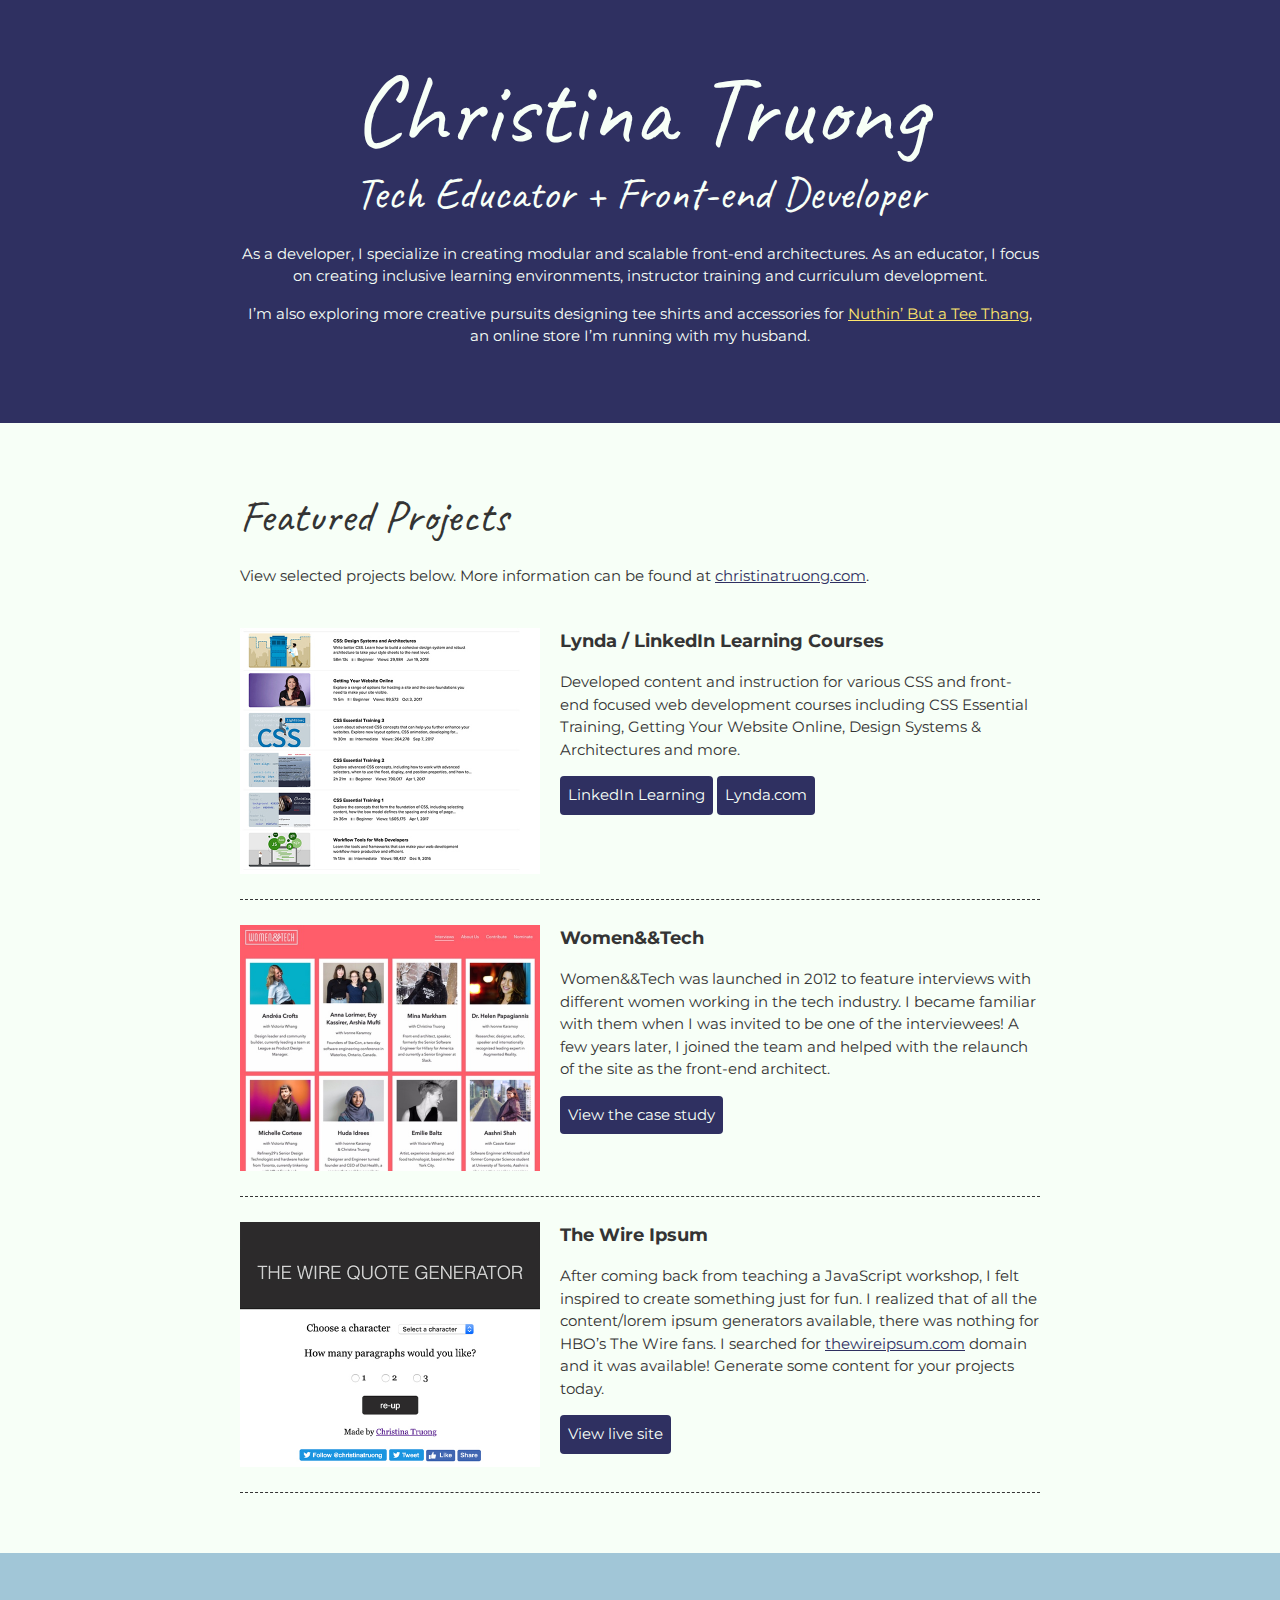
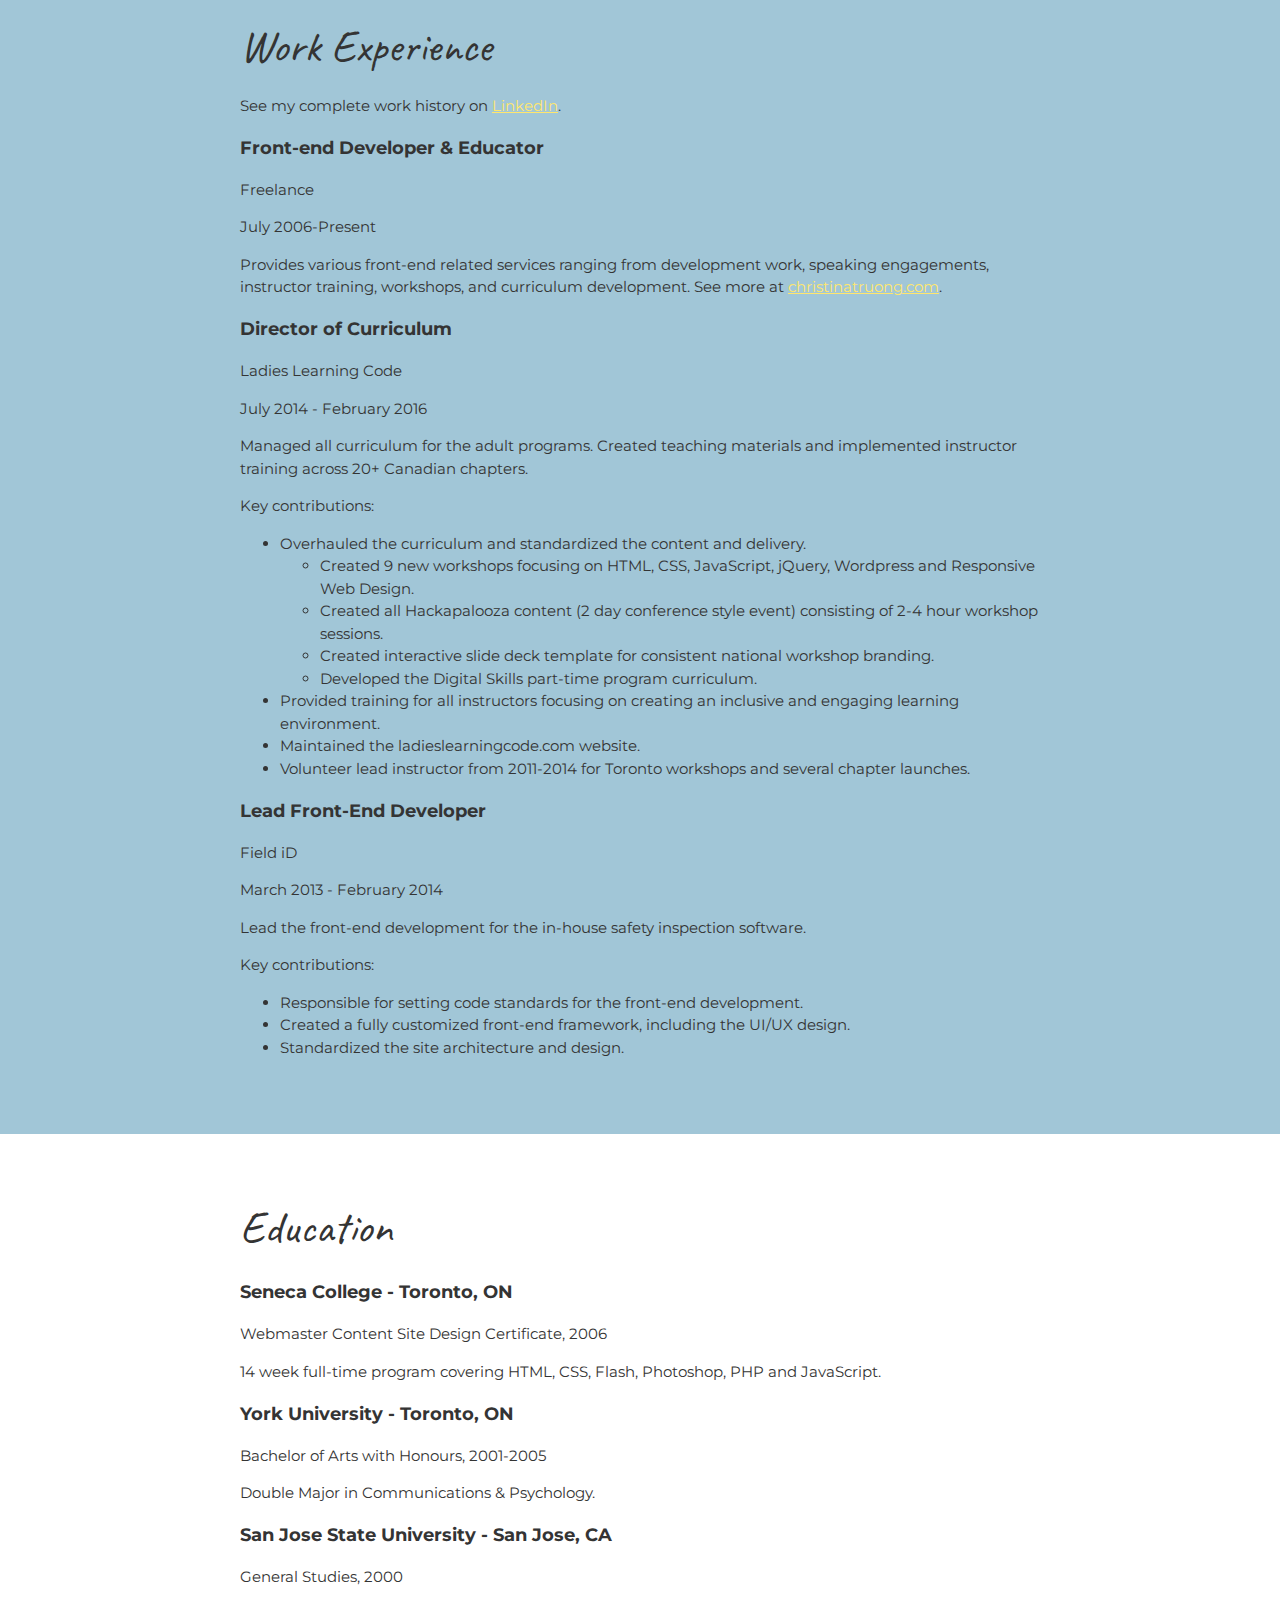
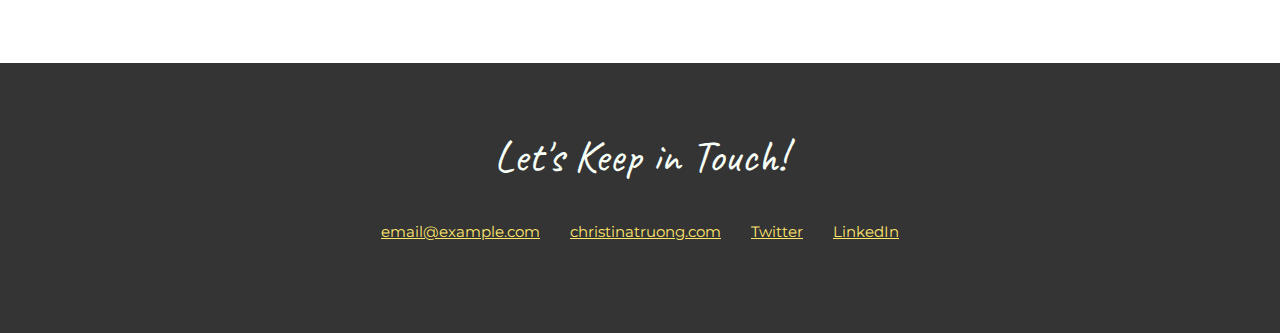
<file: Ex_Files_CSS_EssT/Exercise Files/Ch6/06_07/css-portfolio/index.html>
<!DOCTYPE html>
<html lang="en">
  <head>
    <meta charset="UTF-8">
    <meta name="viewport" content="width=device-width, initial-scale=1.0">
    <title>Christina Truong, Tech Educator + Front-end Developer</title>
    <link href="https://fonts.googleapis.com/css?family=Caveat|Montserrat:400,600&display=swap" rel="stylesheet">
    <link rel="stylesheet" href="css/styles.css">
  </head>
  <body>
    <main>
      <!-- ***************  ABOUT / PROFILE  **************** -->
      <header>
        <div class="content-wrap">
          <h1>Christina Truong</h1>
          <h2>Tech Educator + Front-end Developer</h2>

          <p>As a developer, I specialize in creating modular and scalable front-end architectures. As an educator, I focus on creating inclusive learning environments, instructor training and curriculum development.</p>
          <p>I’m also exploring more creative pursuits designing tee shirts and accessories for <a href="http://teethang.com" target="_blank">Nuthin’ But a Tee Thang</a>, an online store I’m running with my husband.</p>
        </div>
      </header>

      <!-- ************ PROJECTS / PORTFOLIO  ************** -->
      <section class="projects">
        <div class="content-wrap">
          <h2>Featured Projects</h2>
          <p>View selected projects below. More information can be found at <a href="http://christinatruong.com">christinatruong.com</a>.</p>

          <!-- Project 1 -->
          <section class="project-item">
            <img src="images/project-courses.jpg" alt="Lynda & LinkedIn Learning course list">
            <h3>Lynda / LinkedIn Learning Courses</h3>
            <p>Developed content and instruction for various CSS and front-end focused web development courses including CSS Essential Training, Getting Your Website Online, Design Systems & Architectures and more.</p>
            <a class="btn" href="https://www.linkedin.com/learning/instructors/christina-truong?u=2125562" target="_blank">LinkedIn Learning</a>
            <a class="btn" href="https://www.lynda.com/Christina-Truong/7842227-1.html">Lynda.com</a>
          </section>

          <!-- Project 2 -->
          <section class="project-item">
            <img src="images/project-women-tech.jpg" alt="Women and Tech website">
            <h3>Women&&Tech</h3>
            <p>Women&&Tech was launched in 2012 to feature interviews with different women working in the tech industry. I became familiar with them when I was invited to be one of the interviewees! A few years later, I joined the team and helped with the relaunch of the site as the front-end architect.</p>
            <a class="btn" href="http://christinatruong.com/projects/women-and-tech-redesign.html" target="_blank">View the case study</a>
          </section>

          <!-- Project 3 -->
          <section class="project-item">
            <img src="images/project-wire-ipsum.jpg" alt="The Wire Ipsum website">
            <h3>The Wire Ipsum</h3>
            <p>After coming back from teaching a JavaScript workshop, I felt inspired to create something just for fun. I realized that of all the content/lorem ipsum generators available, there was nothing for HBO’s The Wire fans. I searched for <a href="http://thewireipsum.com" target="_blank">thewireipsum.com</a> domain and it was available! Generate some content for your projects today.</p>
            <a class="btn" href="http://thewireipsum.com" target="_blank">View live site</a>
          </section>
        </div>
      </section>

      <!-- ****************  WORK EXPERIENCE  ******************** -->
      <section class="work-experience">
        <div class="content-wrap">
          <h2>Work Experience</h2>
          <p>See my complete work history on <a href="https://www.linkedin.com/in/christinatruong/">LinkedIn</a>.</p>

          <!-- Job 1 -->
          <section>
            <h3>Front-end Developer & Educator</h3>
            <p>Freelance</p>
            <p>July 2006-Present</p>
            <p>Provides various front-end related services ranging from development work, speaking engagements, instructor training, workshops, and curriculum development. See more at  <a href="http://christinatruong.com">christinatruong.com</a>.</p>
          </section>

          <!-- Job 2 -->
          <section>
            <h3>Director of Curriculum</h3>
            <p>Ladies Learning Code</p>
            <p>July 2014 - February 2016</p>
            <p>Managed all curriculum for the adult programs. Created teaching materials and implemented instructor training across 20+ Canadian chapters.</p>
            <p>Key contributions:</p>
            <ul>
              <li>Overhauled the curriculum and standardized the content and delivery.
                <ul>
                  <li>Created 9 new workshops focusing on HTML, CSS, JavaScript, jQuery, Wordpress and Responsive Web Design.</li>
                  <li>Created all Hackapalooza content (2 day conference style event) consisting of 2-4 hour workshop sessions.</li>
                  <li>Created interactive slide deck template for consistent national workshop branding.</li>
                  <li>Developed the Digital Skills part-time program curriculum.</li>
                </ul>
              </li>
              <li>Provided training for all instructors focusing on creating an inclusive and engaging learning environment.</li>
              <li>Maintained the ladieslearningcode.com website.</li>
              <li>Volunteer lead instructor from 2011-2014 for Toronto workshops and several chapter launches.</li>
            </ul>
          </section>

          <!-- Job 3 -->
          <section>
            <h3>Lead Front-End Developer</h3>
            <p>Field iD</p>
            <p>March 2013 - February 2014</p>
            <p>Lead the front-end development for the in-house safety inspection software.</p>
            <p>Key contributions:</p>
            <ul>
              <li>Responsible for setting code standards for the front-end development.</li>
              <li>Created a fully customized front-end framework, including the UI/UX design.</li>
              <li>Standardized the site architecture and design.</li>
            </ul>
          </section>
        </div>
      </section>

      <!-- *************  EDUCATION & CERTIFICATIONS *********** -->
      <section class="education">
        <div class="content-wrap">
          <h2>Education</h2>

          <section>
            <h3>Seneca College - Toronto, ON</h3>
            <p>Webmaster Content Site Design Certificate, 2006</p>
            <p>14 week full-time program covering HTML, CSS, Flash, Photoshop, PHP and JavaScript.</p>
          </section>

          <section>
            <h3>York University - Toronto, ON</h3>
            <p>Bachelor of Arts with Honours, 2001-2005</p>
            <p>Double Major in Communications & Psychology.</p>
          </section>

          <section>
            <h3>San Jose State University - San Jose, CA</h3>
            <p>General Studies, 2000</p>
          </section>
        </div>
      </section>

      <!-- ************  CONTACT INFO / SOCIAL MEDIA  ************ -->
      <footer>
        <div class="content-wrap">
          <h2>Let's Keep in Touch!</h2>

          <!-- Social media and contact links. Add or remove any networks. -->
          <ul class="contact-list">
            <li><a href="mailto:email@example.com">email@example.com</a></li>
            <li><a href="http://christinatruong.com" target="_blank">christinatruong.com</a></li>
            <li><a href="http://twitter.com/christinatruong" target="_blank">Twitter</a></li>
            <li><a href="#" target="_blank">LinkedIn</a></li>
          </ul>
        </div>
      </footer>
    </main>
  </body>
</html>
</file>
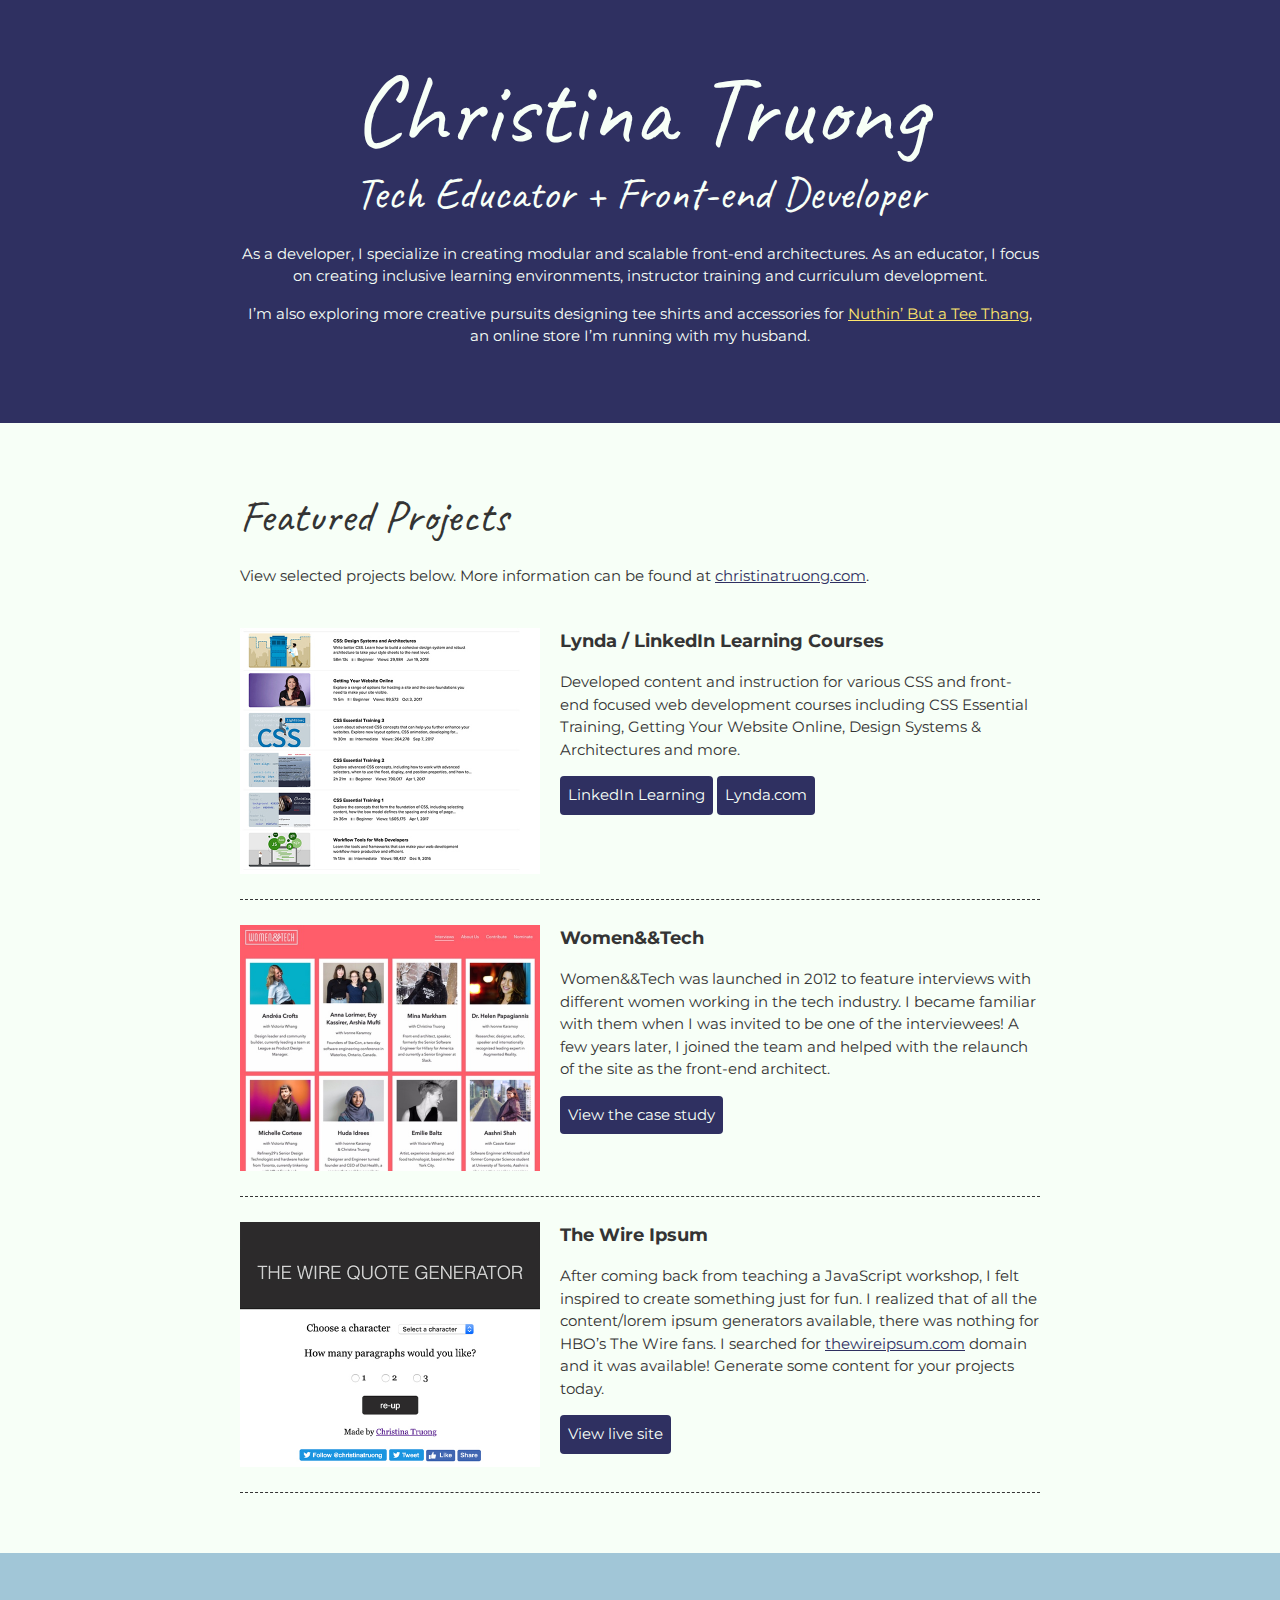
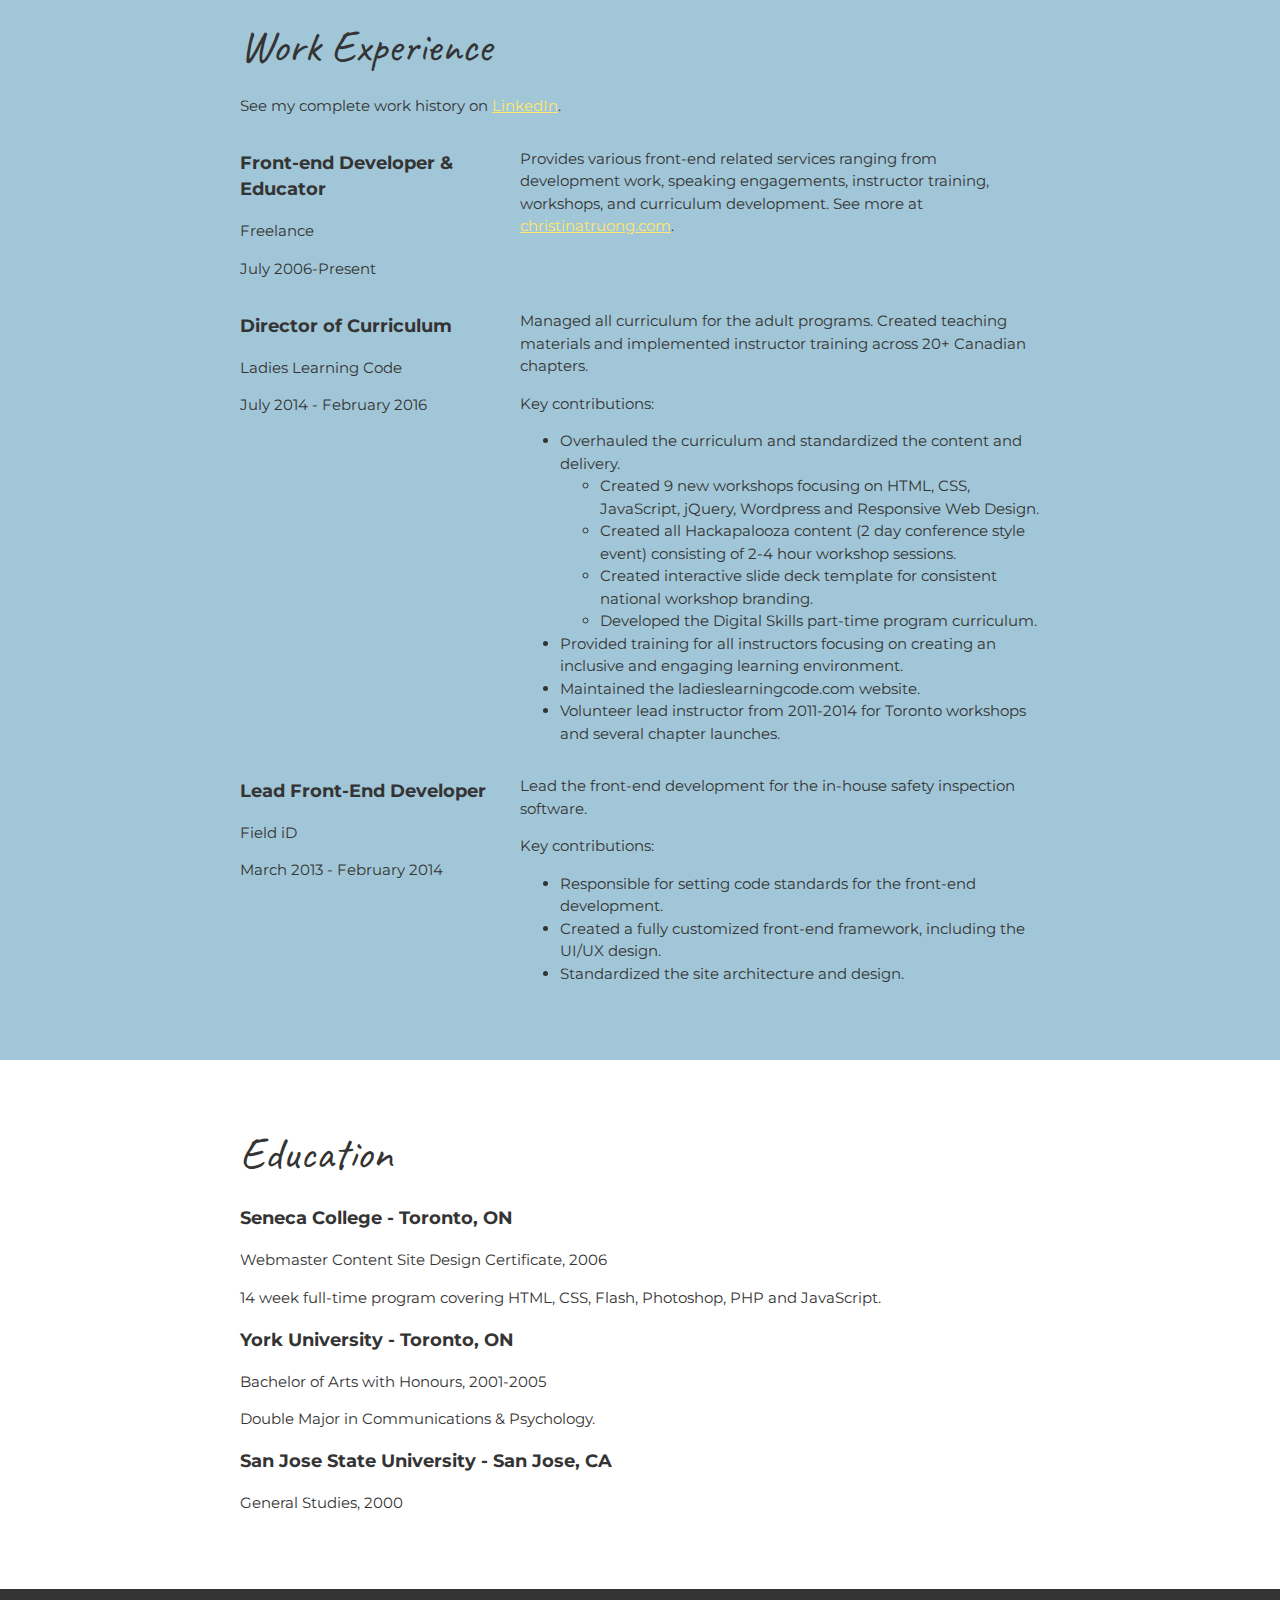
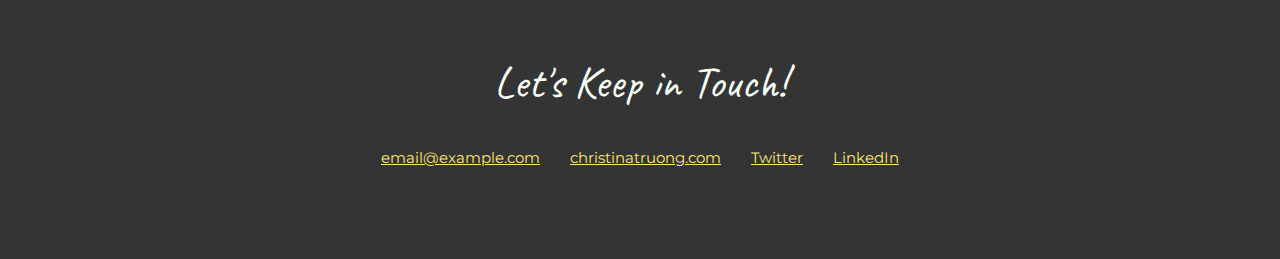
<file: Ex_Files_CSS_EssT/Exercise Files/Ch6/06_12/css-portfolio/index.html>
<!DOCTYPE html>
<html lang="en">
  <head>
    <meta charset="UTF-8">
    <meta name="viewport" content="width=device-width, initial-scale=1.0">
    <title>Christina Truong, Tech Educator + Front-end Developer</title>
    <link href="https://fonts.googleapis.com/css?family=Caveat|Montserrat:400,600&display=swap" rel="stylesheet">
    <link rel="stylesheet" href="css/styles.css">
  </head>
  <body>
    <main>
      <!-- ***************  ABOUT / PROFILE  **************** -->
      <header>
        <div class="content-wrap">
          <h1>Christina Truong</h1>
          <h2>Tech Educator + Front-end Developer</h2>

          <p>As a developer, I specialize in creating modular and scalable front-end architectures. As an educator, I focus on creating inclusive learning environments, instructor training and curriculum development.</p>
          <p>I’m also exploring more creative pursuits designing tee shirts and accessories for <a href="http://teethang.com" target="_blank">Nuthin’ But a Tee Thang</a>, an online store I’m running with my husband.</p>
        </div>
      </header>

      <!-- ************ PROJECTS / PORTFOLIO  ************** -->
      <section class="projects">
        <div class="content-wrap">
          <h2>Featured Projects</h2>
          <p>View selected projects below. More information can be found at <a href="http://christinatruong.com">christinatruong.com</a>.</p>

          <!-- Project 1 -->
          <section class="project-item">
            <img src="images/project-courses.jpg" alt="Lynda & LinkedIn Learning course list">
            <h3>Lynda / LinkedIn Learning Courses</h3>
            <p>Developed content and instruction for various CSS and front-end focused web development courses including CSS Essential Training, Getting Your Website Online, Design Systems & Architectures and more.</p>
            <a class="btn" href="https://www.linkedin.com/learning/instructors/christina-truong?u=2125562" target="_blank">LinkedIn Learning</a>
            <a class="btn" href="https://www.lynda.com/Christina-Truong/7842227-1.html">Lynda.com</a>
          </section>

          <!-- Project 2 -->
          <section class="project-item">
            <img src="images/project-women-tech.jpg" alt="Women and Tech website">
            <h3>Women&&Tech</h3>
            <p>Women&&Tech was launched in 2012 to feature interviews with different women working in the tech industry. I became familiar with them when I was invited to be one of the interviewees! A few years later, I joined the team and helped with the relaunch of the site as the front-end architect.</p>
            <a class="btn" href="http://christinatruong.com/projects/women-and-tech-redesign.html" target="_blank">View the case study</a>
          </section>

          <!-- Project 3 -->
          <section class="project-item">
            <img src="images/project-wire-ipsum.jpg" alt="The Wire Ipsum website">
            <h3>The Wire Ipsum</h3>
            <p>After coming back from teaching a JavaScript workshop, I felt inspired to create something just for fun. I realized that of all the content/lorem ipsum generators available, there was nothing for HBO’s The Wire fans. I searched for <a href="http://thewireipsum.com" target="_blank">thewireipsum.com</a> domain and it was available! Generate some content for your projects today.</p>
            <a class="btn" href="http://thewireipsum.com" target="_blank">View live site</a>
          </section>
        </div>
      </section>

      <!-- ****************  WORK EXPERIENCE  ******************** -->
      <section class="work-experience">
        <div class="content-wrap">
          <h2>Work Experience</h2>
          <p>See my complete work history on <a href="https://www.linkedin.com/in/christinatruong/">LinkedIn</a>.</p>

          <!-- Job 1 -->
          <section class="job-item">
            <div class="job-details">
              <h3>Front-end Developer & Educator</h3>
              <p>Freelance</p>
              <p>July 2006-Present</p>
            </div>
            <div class="job-summary">
              <p>Provides various front-end related services ranging from development work, speaking engagements, instructor training, workshops, and curriculum development. See more at  <a href="http://christinatruong.com">christinatruong.com</a>.</p>
            </div>
          </section>

          <!-- Job 2 -->
          <section class="job-item">
            <div class="job-details">
              <h3>Director of Curriculum</h3>
              <p>Ladies Learning Code</p>
              <p>July 2014 - February 2016</p>
            </div>
            <div class="job-summary">
              <p>Managed all curriculum for the adult programs. Created teaching materials and implemented instructor training across 20+ Canadian chapters.</p>
              <p>Key contributions:</p>
              <ul>
                <li>Overhauled the curriculum and standardized the content and delivery.
                  <ul>
                    <li>Created 9 new workshops focusing on HTML, CSS, JavaScript, jQuery, Wordpress and Responsive Web Design.</li>
                    <li>Created all Hackapalooza content (2 day conference style event) consisting of 2-4 hour workshop sessions.</li>
                    <li>Created interactive slide deck template for consistent national workshop branding.</li>
                    <li>Developed the Digital Skills part-time program curriculum.</li>
                  </ul>
                </li>
                <li>Provided training for all instructors focusing on creating an inclusive and engaging learning environment.</li>
                <li>Maintained the ladieslearningcode.com website.</li>
                <li>Volunteer lead instructor from 2011-2014 for Toronto workshops and several chapter launches.</li>
              </ul>
            </div>
          </section>

          <!-- Job 3 -->
          <section class="job-item">
            <div class="job-details">
              <h3>Lead Front-End Developer</h3>
              <p>Field iD</p>
              <p>March 2013 - February 2014</p>
            </div>
            <div class="job-summary">
              <p>Lead the front-end development for the in-house safety inspection software.</p>
            <p>Key contributions:</p>
            <ul>
              <li>Responsible for setting code standards for the front-end development.</li>
              <li>Created a fully customized front-end framework, including the UI/UX design.</li>
              <li>Standardized the site architecture and design.</li>
            </ul>
            </div>
          </section>
        </div>
      </section>

      <!-- *************  EDUCATION & CERTIFICATIONS *********** -->
      <section class="education">
        <div class="content-wrap">
          <h2>Education</h2>

          <section>
            <h3>Seneca College - Toronto, ON</h3>
            <p>Webmaster Content Site Design Certificate, 2006</p>
            <p>14 week full-time program covering HTML, CSS, Flash, Photoshop, PHP and JavaScript.</p>
          </section>

          <section>
            <h3>York University - Toronto, ON</h3>
            <p>Bachelor of Arts with Honours, 2001-2005</p>
            <p>Double Major in Communications & Psychology.</p>
          </section>

          <section>
            <h3>San Jose State University - San Jose, CA</h3>
            <p>General Studies, 2000</p>
          </section>
        </div>
      </section>

      <!-- ************  CONTACT INFO / SOCIAL MEDIA  ************ -->
      <footer>
        <div class="content-wrap">
          <h2>Let's Keep in Touch!</h2>

          <!-- Social media and contact links. Add or remove any networks. -->
          <ul class="contact-list">
            <li><a href="mailto:email@example.com">email@example.com</a></li>
            <li><a href="http://christinatruong.com" target="_blank">christinatruong.com</a></li>
            <li><a href="http://twitter.com/christinatruong" target="_blank">Twitter</a></li>
            <li><a href="#" target="_blank">LinkedIn</a></li>
          </ul>
        </div>
      </footer>
    </main>
  </body>
</html>
</file>
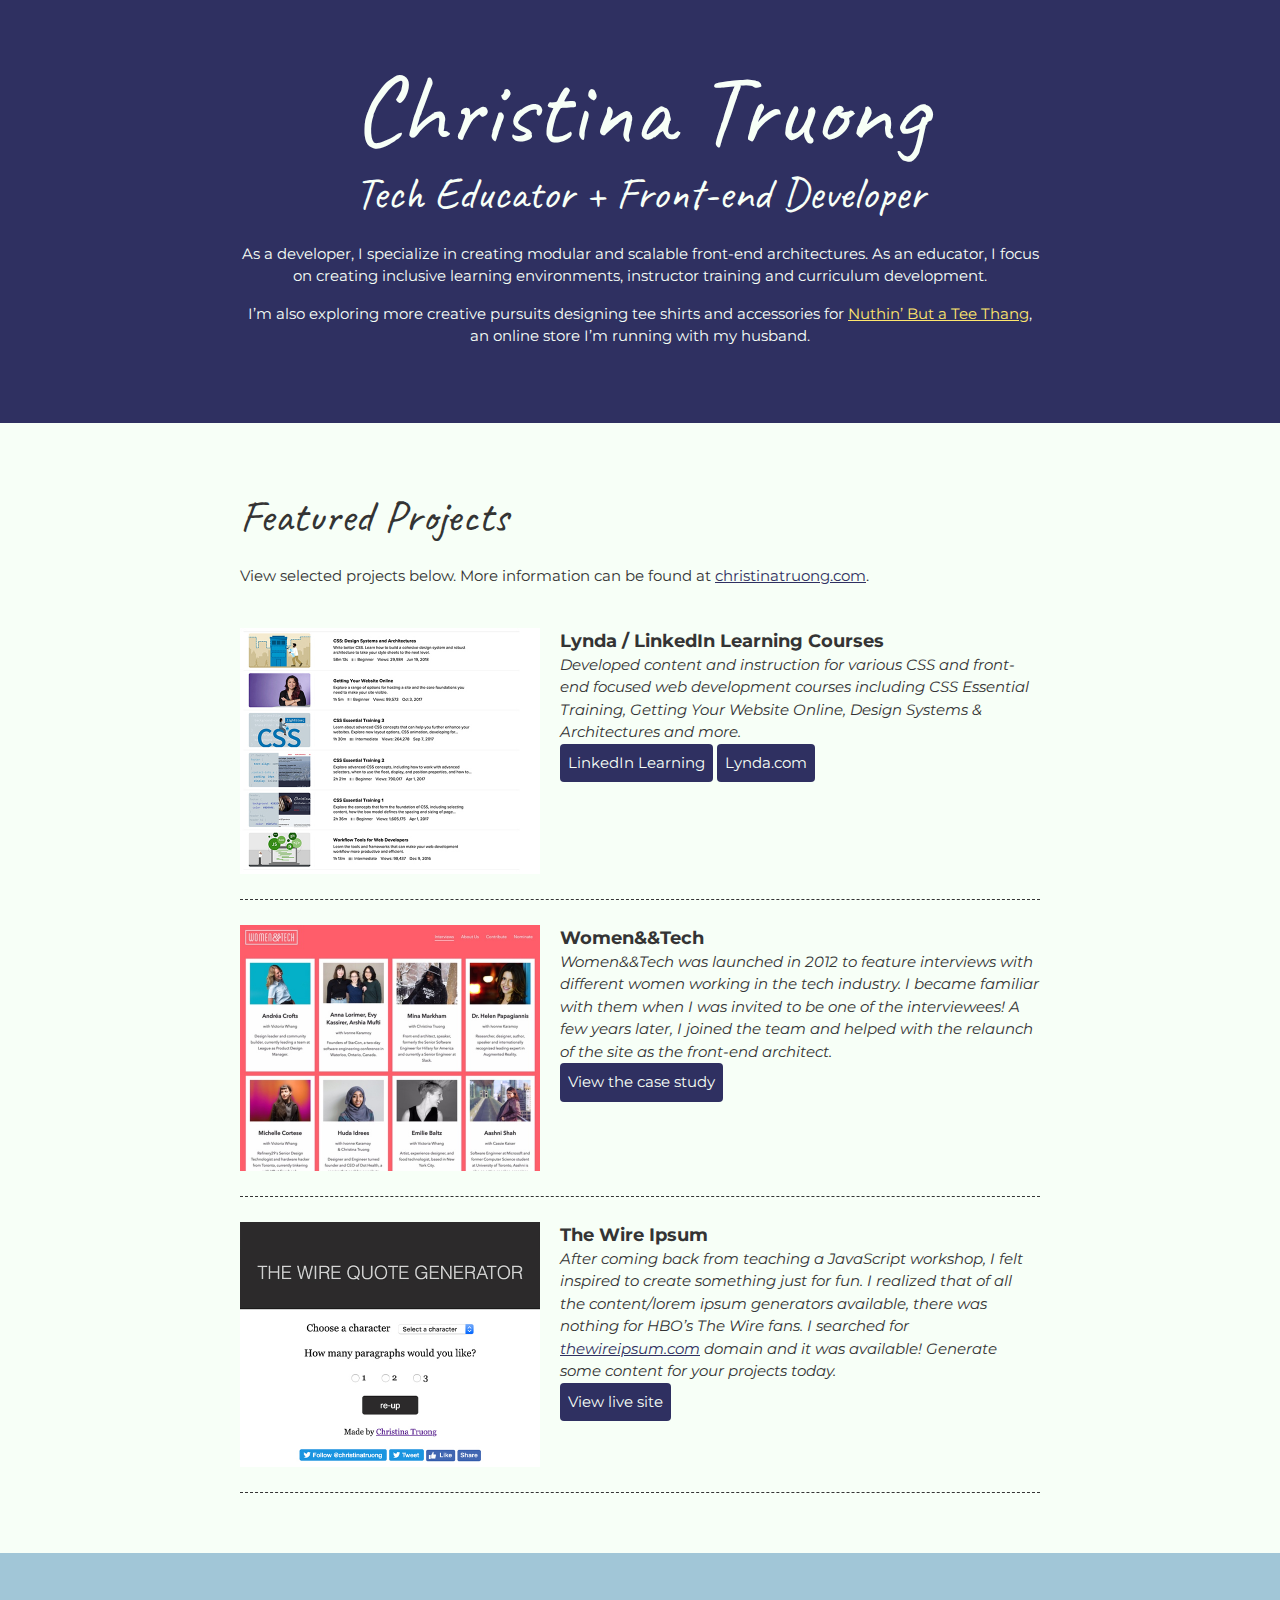
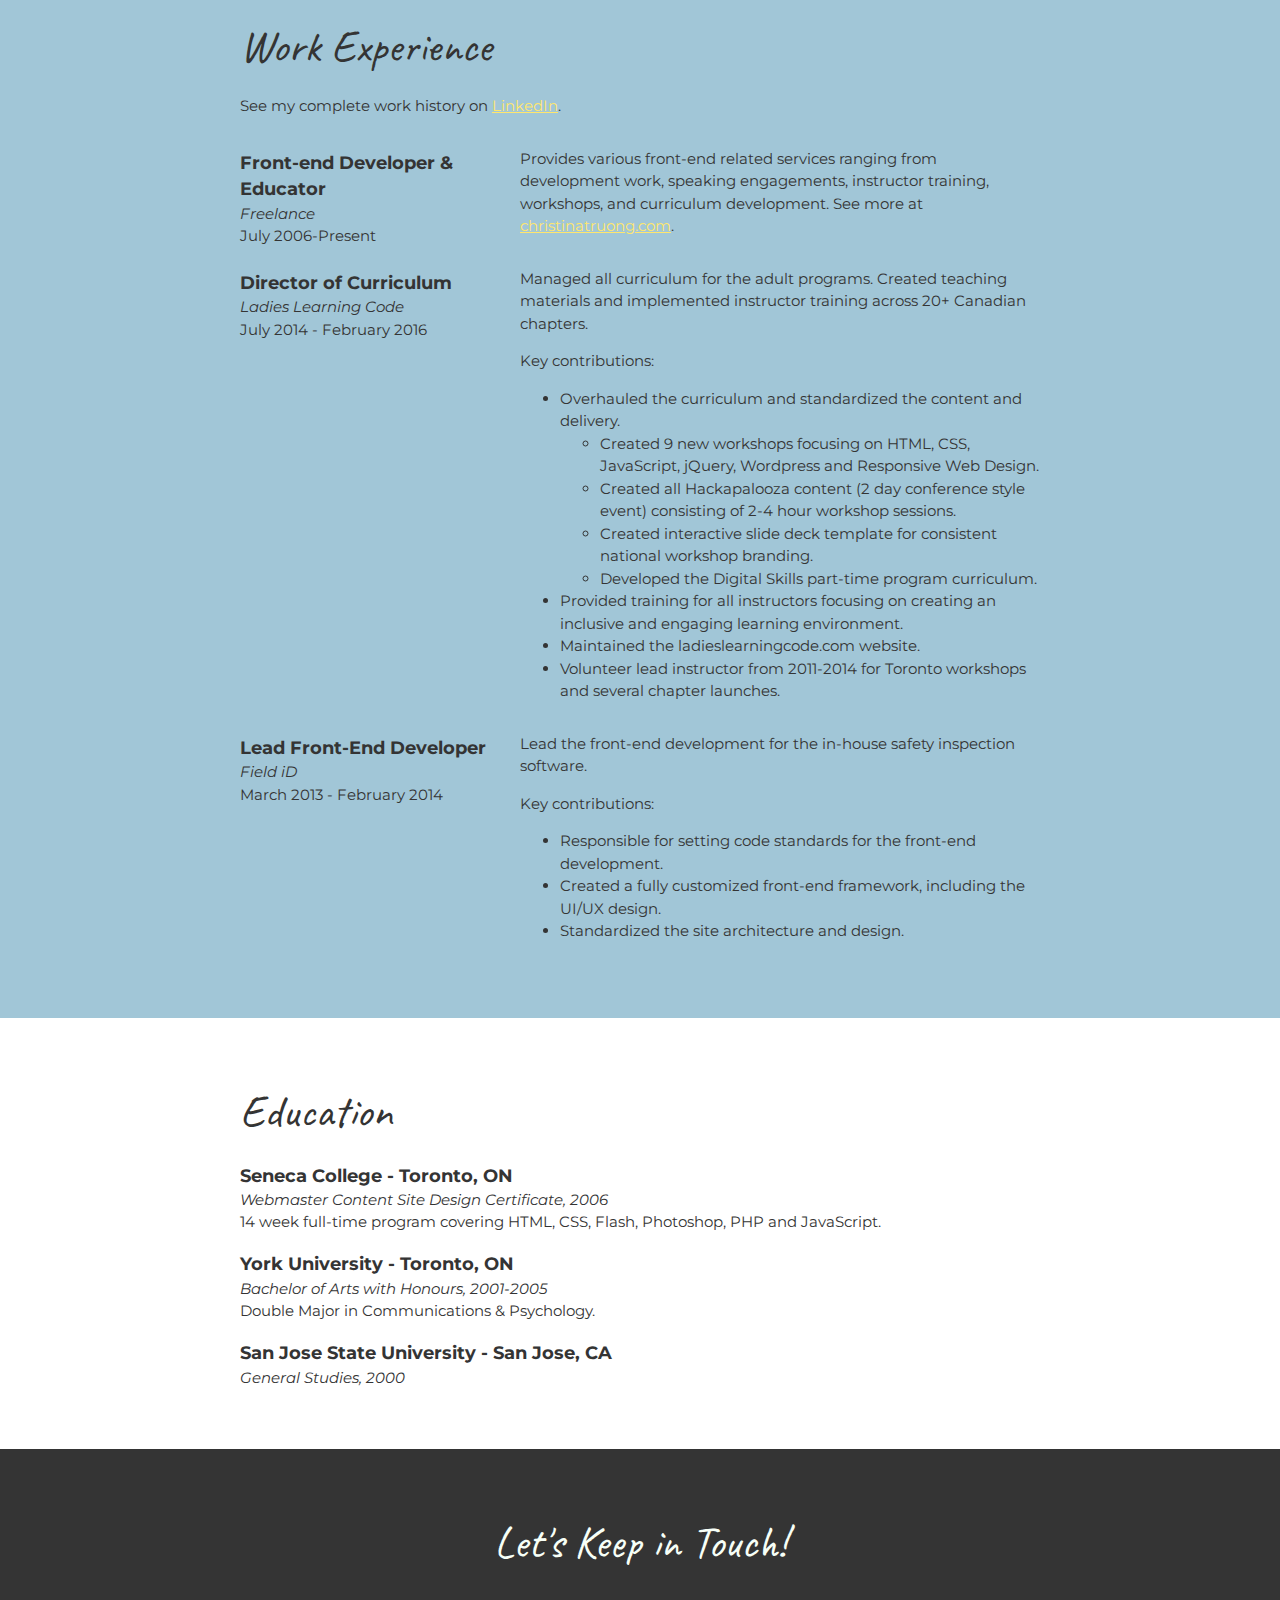
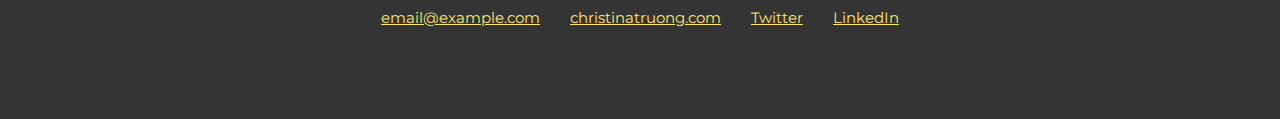
<file: Ex_Files_CSS_EssT/Exercise Files/Ch7/07_03/css-portfolio/index.html>
<!DOCTYPE html>
<html lang="en">
  <head>
    <meta charset="UTF-8">
    <meta name="viewport" content="width=device-width, initial-scale=1.0">
    <title>Christina Truong, Tech Educator + Front-end Developer</title>
    <link href="https://fonts.googleapis.com/css?family=Caveat|Montserrat:400,600&display=swap" rel="stylesheet">
    <link rel="stylesheet" href="css/styles.css">
  </head>
  <body>
    <main>
      <!-- ***************  ABOUT / PROFILE  **************** -->
      <header>
        <div class="content-wrap">
          <h1>Christina Truong</h1>
          <h2>Tech Educator + Front-end Developer</h2>

          <p>As a developer, I specialize in creating modular and scalable front-end architectures. As an educator, I focus on creating inclusive learning environments, instructor training and curriculum development.</p>
          <p>I’m also exploring more creative pursuits designing tee shirts and accessories for <a href="http://teethang.com" target="_blank">Nuthin’ But a Tee Thang</a>, an online store I’m running with my husband.</p>
        </div>
      </header>

      <!-- ************ PROJECTS / PORTFOLIO  ************** -->
      <section class="projects">
        <div class="content-wrap">
          <h2>Featured Projects</h2>
          <p>View selected projects below. More information can be found at <a href="http://christinatruong.com">christinatruong.com</a>.</p>

          <!-- Project 1 -->
          <section class="project-item">
            <img src="images/project-courses.jpg" alt="Lynda & LinkedIn Learning course list">
            <h3>Lynda / LinkedIn Learning Courses</h3>
            <p>Developed content and instruction for various CSS and front-end focused web development courses including CSS Essential Training, Getting Your Website Online, Design Systems & Architectures and more.</p>
            <a class="btn" href="https://www.linkedin.com/learning/instructors/christina-truong?u=2125562" target="_blank">LinkedIn Learning</a>
            <a class="btn" href="https://www.lynda.com/Christina-Truong/7842227-1.html">Lynda.com</a>
          </section>

          <!-- Project 2 -->
          <section class="project-item">
            <img src="images/project-women-tech.jpg" alt="Women and Tech website">
            <h3>Women&&Tech</h3>
            <p>Women&&Tech was launched in 2012 to feature interviews with different women working in the tech industry. I became familiar with them when I was invited to be one of the interviewees! A few years later, I joined the team and helped with the relaunch of the site as the front-end architect.</p>
            <a class="btn" href="http://christinatruong.com/projects/women-and-tech-redesign.html" target="_blank">View the case study</a>
          </section>

          <!-- Project 3 -->
          <section class="project-item">
            <img src="images/project-wire-ipsum.jpg" alt="The Wire Ipsum website">
            <h3>The Wire Ipsum</h3>
            <p>After coming back from teaching a JavaScript workshop, I felt inspired to create something just for fun. I realized that of all the content/lorem ipsum generators available, there was nothing for HBO’s The Wire fans. I searched for <a href="http://thewireipsum.com" target="_blank">thewireipsum.com</a> domain and it was available! Generate some content for your projects today.</p>
            <a class="btn" href="http://thewireipsum.com" target="_blank">View live site</a>
          </section>
        </div>
      </section>

      <!-- ****************  WORK EXPERIENCE  ******************** -->
      <section class="work-experience">
        <div class="content-wrap">
          <h2>Work Experience</h2>
          <p>See my complete work history on <a href="https://www.linkedin.com/in/christinatruong/">LinkedIn</a>.</p>

          <!-- Job 1 -->
          <section class="job-item">
            <div class="job-details">
              <h3>Front-end Developer & Educator</h3>
              <p>Freelance</p>
              <p>July 2006-Present</p>
            </div>
            <div class="job-summary">
              <p>Provides various front-end related services ranging from development work, speaking engagements, instructor training, workshops, and curriculum development. See more at  <a href="http://christinatruong.com">christinatruong.com</a>.</p>
            </div>
          </section>

          <!-- Job 2 -->
          <section class="job-item">
            <div class="job-details">
              <h3>Director of Curriculum</h3>
              <p>Ladies Learning Code</p>
              <p>July 2014 - February 2016</p>
            </div>
            <div class="job-summary">
              <p>Managed all curriculum for the adult programs. Created teaching materials and implemented instructor training across 20+ Canadian chapters.</p>
              <p>Key contributions:</p>
              <ul>
                <li>Overhauled the curriculum and standardized the content and delivery.
                  <ul>
                    <li>Created 9 new workshops focusing on HTML, CSS, JavaScript, jQuery, Wordpress and Responsive Web Design.</li>
                    <li>Created all Hackapalooza content (2 day conference style event) consisting of 2-4 hour workshop sessions.</li>
                    <li>Created interactive slide deck template for consistent national workshop branding.</li>
                    <li>Developed the Digital Skills part-time program curriculum.</li>
                  </ul>
                </li>
                <li>Provided training for all instructors focusing on creating an inclusive and engaging learning environment.</li>
                <li>Maintained the ladieslearningcode.com website.</li>
                <li>Volunteer lead instructor from 2011-2014 for Toronto workshops and several chapter launches.</li>
              </ul>
            </div>
          </section>

          <!-- Job 3 -->
          <section class="job-item">
            <div class="job-details">
              <h3>Lead Front-End Developer</h3>
              <p>Field iD</p>
              <p>March 2013 - February 2014</p>
            </div>
            <div class="job-summary">
              <p>Lead the front-end development for the in-house safety inspection software.</p>
              <p>Key contributions:</p>
              <ul>
                <li>Responsible for setting code standards for the front-end development.</li>
                <li>Created a fully customized front-end framework, including the UI/UX design.</li>
                <li>Standardized the site architecture and design.</li>
              </ul>
            </div>
          </section>
        </div>
      </section>

      <!-- *************  EDUCATION & CERTIFICATIONS *********** -->
      <section class="education">
        <div class="content-wrap">
          <h2>Education</h2>

          <section>
            <h3>Seneca College - Toronto, ON</h3>
            <p>Webmaster Content Site Design Certificate, 2006</p>
            <p>14 week full-time program covering HTML, CSS, Flash, Photoshop, PHP and JavaScript.</p>
          </section>

          <section>
            <h3>York University - Toronto, ON</h3>
            <p>Bachelor of Arts with Honours, 2001-2005</p>
            <p>Double Major in Communications & Psychology.</p>
          </section>

          <section>
            <h3>San Jose State University - San Jose, CA</h3>
            <p>General Studies, 2000</p>
          </section>
        </div>
      </section>

      <!-- ************  CONTACT INFO / SOCIAL MEDIA  ************ -->
      <footer>
        <div class="content-wrap">
          <h2>Let's Keep in Touch!</h2>

          <!-- Social media and contact links. Add or remove any networks. -->
          <ul class="contact-list">
            <li><a href="mailto:email@example.com">email@example.com</a></li>
            <li><a href="http://christinatruong.com" target="_blank">christinatruong.com</a></li>
            <li><a href="http://twitter.com/christinatruong" target="_blank">Twitter</a></li>
            <li><a href="#" target="_blank">LinkedIn</a></li>
          </ul>
        </div>
      </footer>
    </main>
  </body>
</html>
</file>
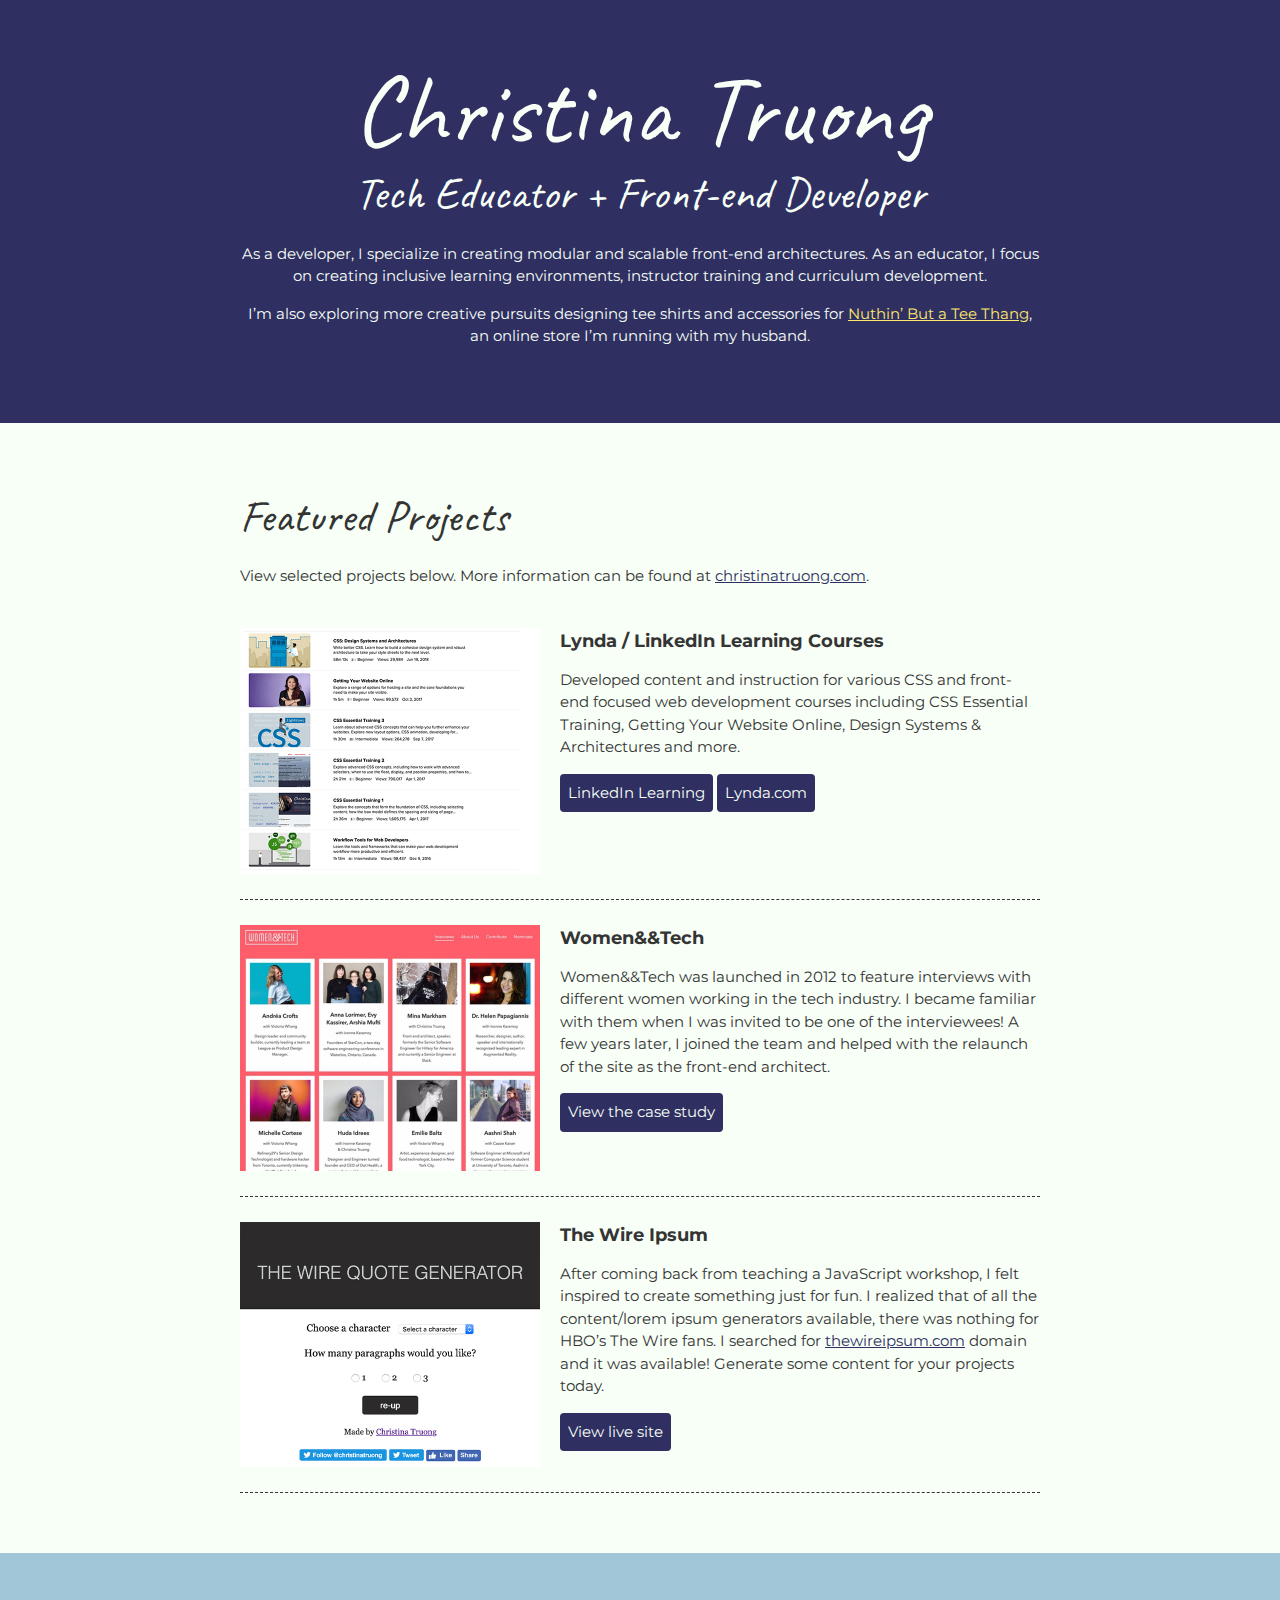
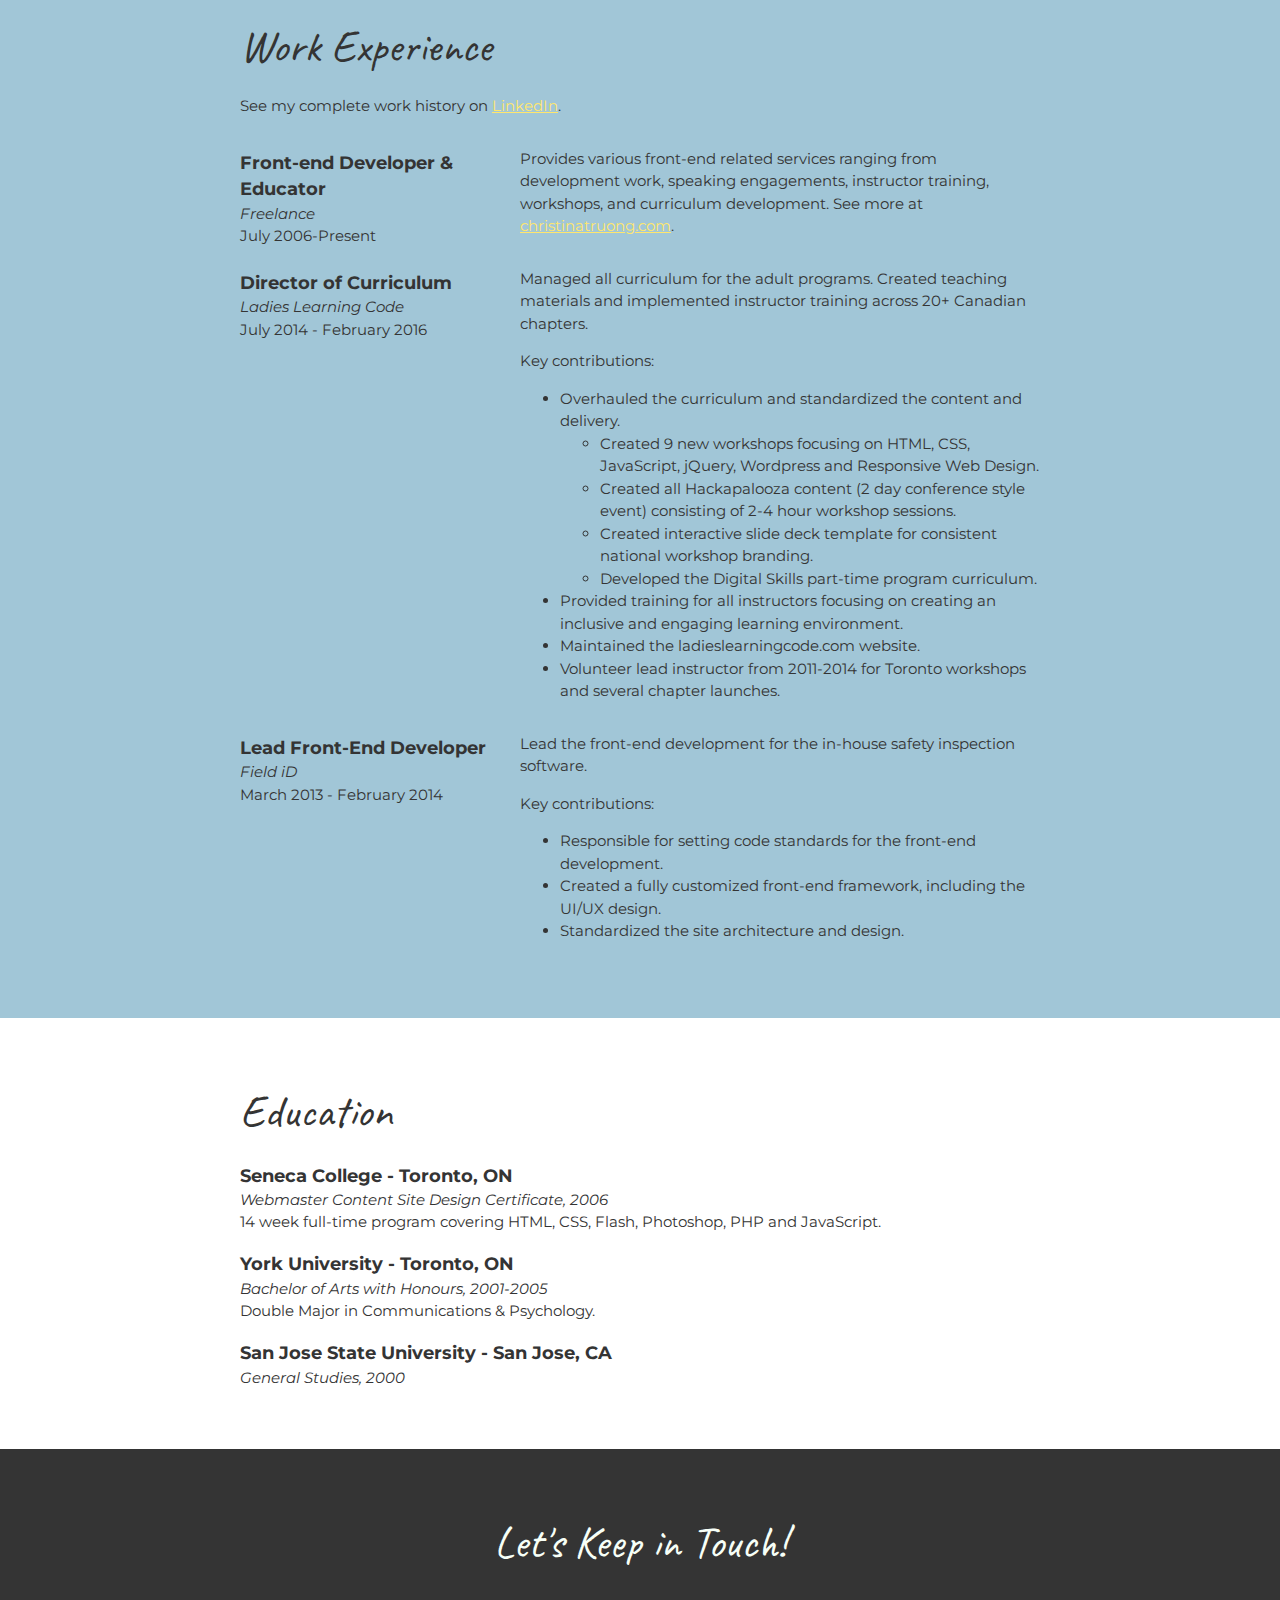
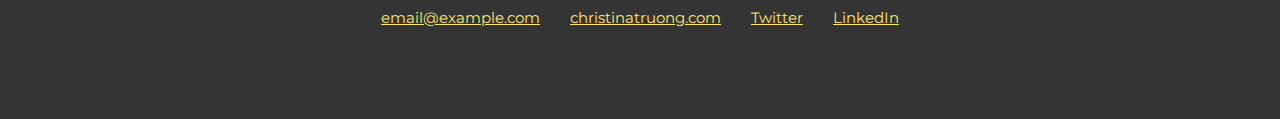
<file: Ex_Files_CSS_EssT/Exercise Files/Ch7/07_05/css-portfolio/index.html>
<!DOCTYPE html>
<html lang="en">
  <head>
    <meta charset="UTF-8">
    <meta name="viewport" content="width=device-width, initial-scale=1.0">
    <title>Christina Truong, Tech Educator + Front-end Developer</title>
    <link href="https://fonts.googleapis.com/css?family=Caveat|Montserrat:400,600&display=swap" rel="stylesheet">
    <link rel="stylesheet" href="css/styles.css">
  </head>
  <body>
    <main>
      <!-- ***************  ABOUT / PROFILE  **************** -->
      <header>
        <div class="content-wrap">
          <h1>Christina Truong</h1>
          <h2>Tech Educator + Front-end Developer</h2>

          <p>As a developer, I specialize in creating modular and scalable front-end architectures. As an educator, I focus on creating inclusive learning environments, instructor training and curriculum development.</p>
          <p>I’m also exploring more creative pursuits designing tee shirts and accessories for <a href="http://teethang.com" target="_blank">Nuthin’ But a Tee Thang</a>, an online store I’m running with my husband.</p>
        </div>
      </header>

      <!-- ************ PROJECTS / PORTFOLIO  ************** -->
      <section class="projects">
        <div class="content-wrap">
          <h2>Featured Projects</h2>
          <p>View selected projects below. More information can be found at <a href="http://christinatruong.com">christinatruong.com</a>.</p>

          <!-- Project 1 -->
          <section class="project-item">
            <img src="images/project-courses.jpg" alt="Lynda & LinkedIn Learning course list">
            <h3>Lynda / LinkedIn Learning Courses</h3>
            <p>Developed content and instruction for various CSS and front-end focused web development courses including CSS Essential Training, Getting Your Website Online, Design Systems & Architectures and more.</p>
            <a class="btn" href="https://www.linkedin.com/learning/instructors/christina-truong?u=2125562" target="_blank">LinkedIn Learning</a>
            <a class="btn" href="https://www.lynda.com/Christina-Truong/7842227-1.html">Lynda.com</a>
          </section>

          <!-- Project 2 -->
          <section class="project-item">
            <img src="images/project-women-tech.jpg" alt="Women and Tech website">
            <h3>Women&&Tech</h3>
            <p>Women&&Tech was launched in 2012 to feature interviews with different women working in the tech industry. I became familiar with them when I was invited to be one of the interviewees! A few years later, I joined the team and helped with the relaunch of the site as the front-end architect.</p>
            <a class="btn" href="http://christinatruong.com/projects/women-and-tech-redesign.html" target="_blank">View the case study</a>
          </section>

          <!-- Project 3 -->
          <section class="project-item">
            <img src="images/project-wire-ipsum.jpg" alt="The Wire Ipsum website">
            <h3>The Wire Ipsum</h3>
            <p>After coming back from teaching a JavaScript workshop, I felt inspired to create something just for fun. I realized that of all the content/lorem ipsum generators available, there was nothing for HBO’s The Wire fans. I searched for <a href="http://thewireipsum.com" target="_blank">thewireipsum.com</a> domain and it was available! Generate some content for your projects today.</p>
            <a class="btn" href="http://thewireipsum.com" target="_blank">View live site</a>
          </section>
        </div>
      </section>

      <!-- ****************  WORK EXPERIENCE  ******************** -->
      <section class="work-experience">
        <div class="content-wrap item-details">
          <h2>Work Experience</h2>
          <p>See my complete work history on <a href="https://www.linkedin.com/in/christinatruong/">LinkedIn</a>.</p>

          <!-- Job 1 -->
          <section class="job-item">
            <div class="job-details">
              <h3>Front-end Developer & Educator</h3>
              <p>Freelance</p>
              <p>July 2006-Present</p>
            </div>
            <div class="job-summary">
              <p>Provides various front-end related services ranging from development work, speaking engagements, instructor training, workshops, and curriculum development. See more at  <a href="http://christinatruong.com">christinatruong.com</a>.</p>
            </div>
          </section>

          <!-- Job 2 -->
          <section class="job-item">
            <div class="job-details">
              <h3>Director of Curriculum</h3>
              <p>Ladies Learning Code</p>
              <p>July 2014 - February 2016</p>
            </div>
            <div class="job-summary">
              <p>Managed all curriculum for the adult programs. Created teaching materials and implemented instructor training across 20+ Canadian chapters.</p>
              <p>Key contributions:</p>
              <ul>
                <li>Overhauled the curriculum and standardized the content and delivery.
                  <ul>
                    <li>Created 9 new workshops focusing on HTML, CSS, JavaScript, jQuery, Wordpress and Responsive Web Design.</li>
                    <li>Created all Hackapalooza content (2 day conference style event) consisting of 2-4 hour workshop sessions.</li>
                    <li>Created interactive slide deck template for consistent national workshop branding.</li>
                    <li>Developed the Digital Skills part-time program curriculum.</li>
                  </ul>
                </li>
                <li>Provided training for all instructors focusing on creating an inclusive and engaging learning environment.</li>
                <li>Maintained the ladieslearningcode.com website.</li>
                <li>Volunteer lead instructor from 2011-2014 for Toronto workshops and several chapter launches.</li>
              </ul>
            </div>
          </section>

          <!-- Job 3 -->
          <section class="job-item">
            <div class="job-details">
              <h3>Lead Front-End Developer</h3>
              <p>Field iD</p>
              <p>March 2013 - February 2014</p>
            </div>
            <div class="job-summary">
              <p>Lead the front-end development for the in-house safety inspection software.</p>
              <p>Key contributions:</p>
              <ul>
                <li>Responsible for setting code standards for the front-end development.</li>
                <li>Created a fully customized front-end framework, including the UI/UX design.</li>
                <li>Standardized the site architecture and design.</li>
              </ul>
            </div>
          </section>
        </div>
      </section>

      <!-- *************  EDUCATION & CERTIFICATIONS *********** -->
      <section class="education">
        <div class="content-wrap item-details">
          <h2>Education</h2>

          <section>
            <h3>Seneca College - Toronto, ON</h3>
            <p>Webmaster Content Site Design Certificate, 2006</p>
            <p>14 week full-time program covering HTML, CSS, Flash, Photoshop, PHP and JavaScript.</p>
          </section>

          <section>
            <h3>York University - Toronto, ON</h3>
            <p>Bachelor of Arts with Honours, 2001-2005</p>
            <p>Double Major in Communications & Psychology.</p>
          </section>

          <section>
            <h3>San Jose State University - San Jose, CA</h3>
            <p>General Studies, 2000</p>
          </section>
        </div>
      </section>

      <!-- ************  CONTACT INFO / SOCIAL MEDIA  ************ -->
      <footer>
        <div class="content-wrap">
          <h2>Let's Keep in Touch!</h2>

          <!-- Social media and contact links. Add or remove any networks. -->
          <ul class="contact-list">
            <li><a href="mailto:email@example.com">email@example.com</a></li>
            <li><a href="http://christinatruong.com" target="_blank">christinatruong.com</a></li>
            <li><a href="http://twitter.com/christinatruong" target="_blank">Twitter</a></li>
            <li><a href="#" target="_blank">LinkedIn</a></li>
          </ul>
        </div>
      </footer>
    </main>
  </body>
</html>
</file>
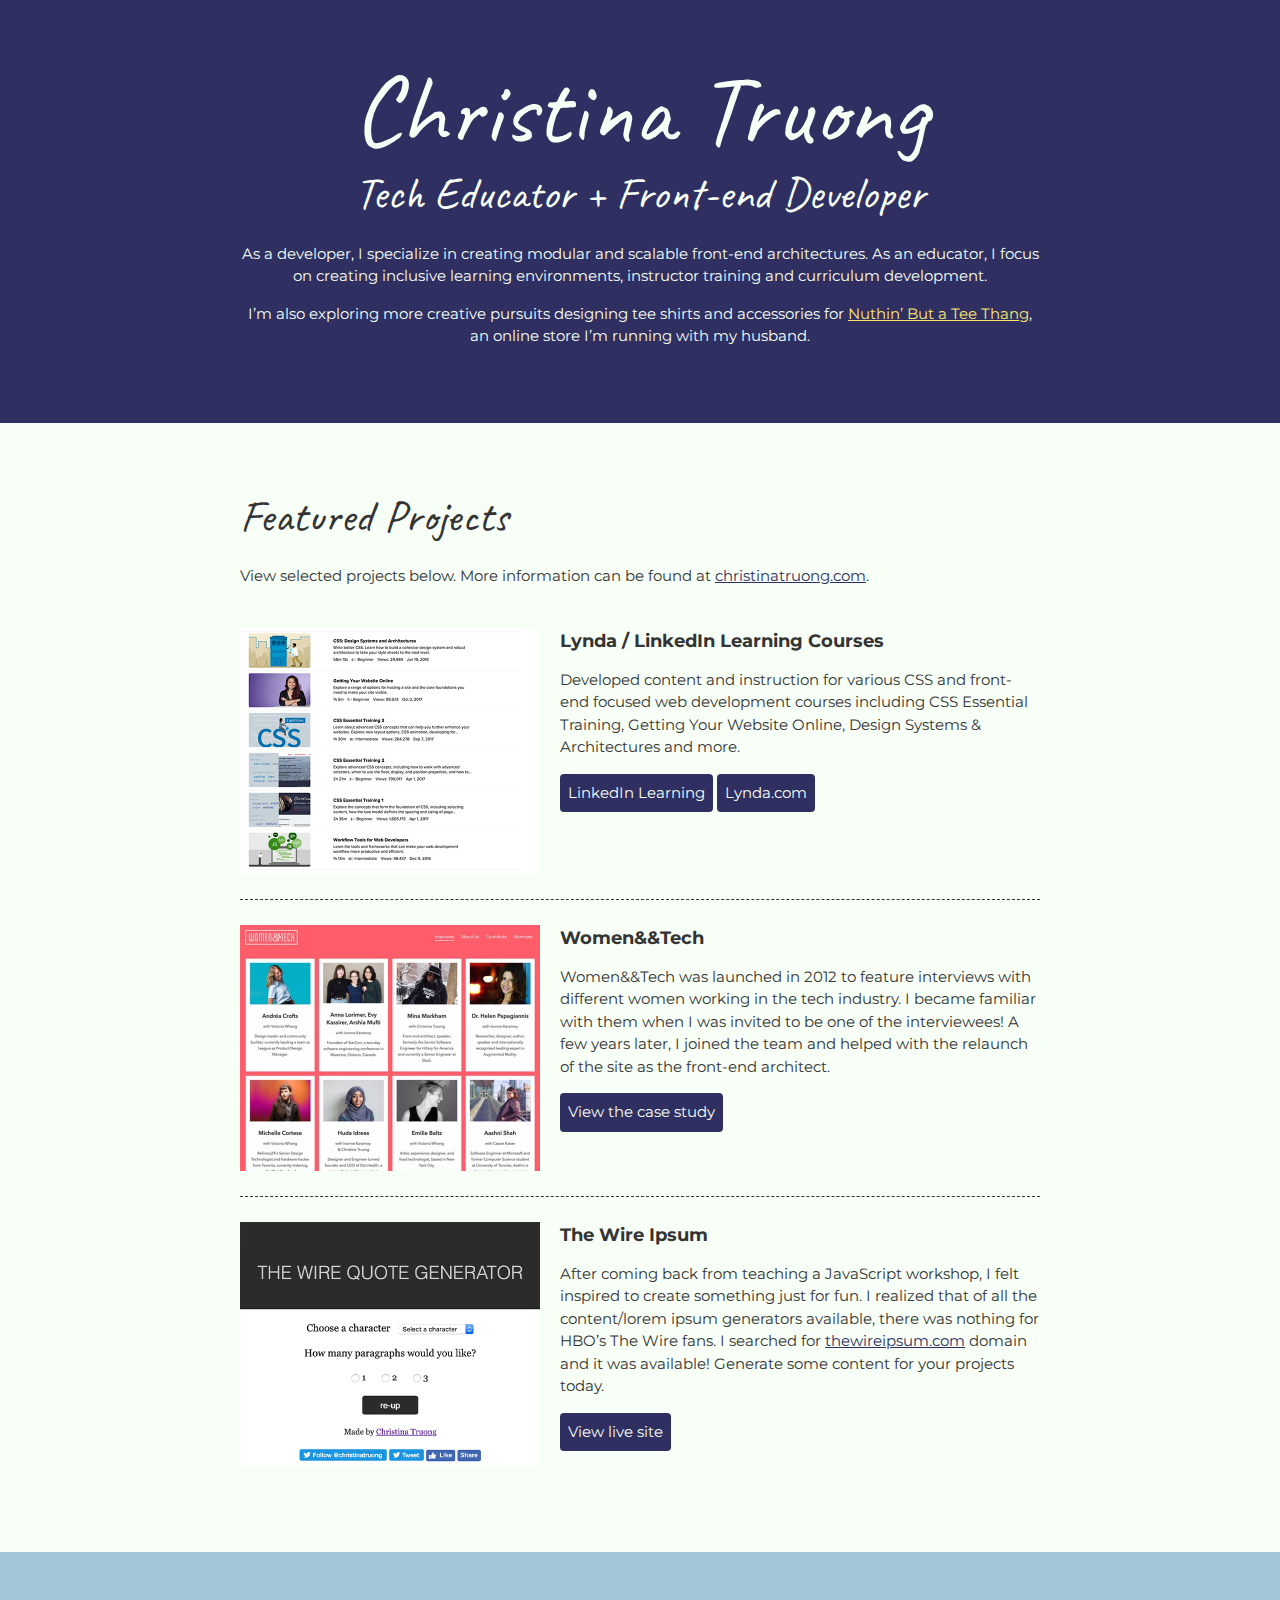
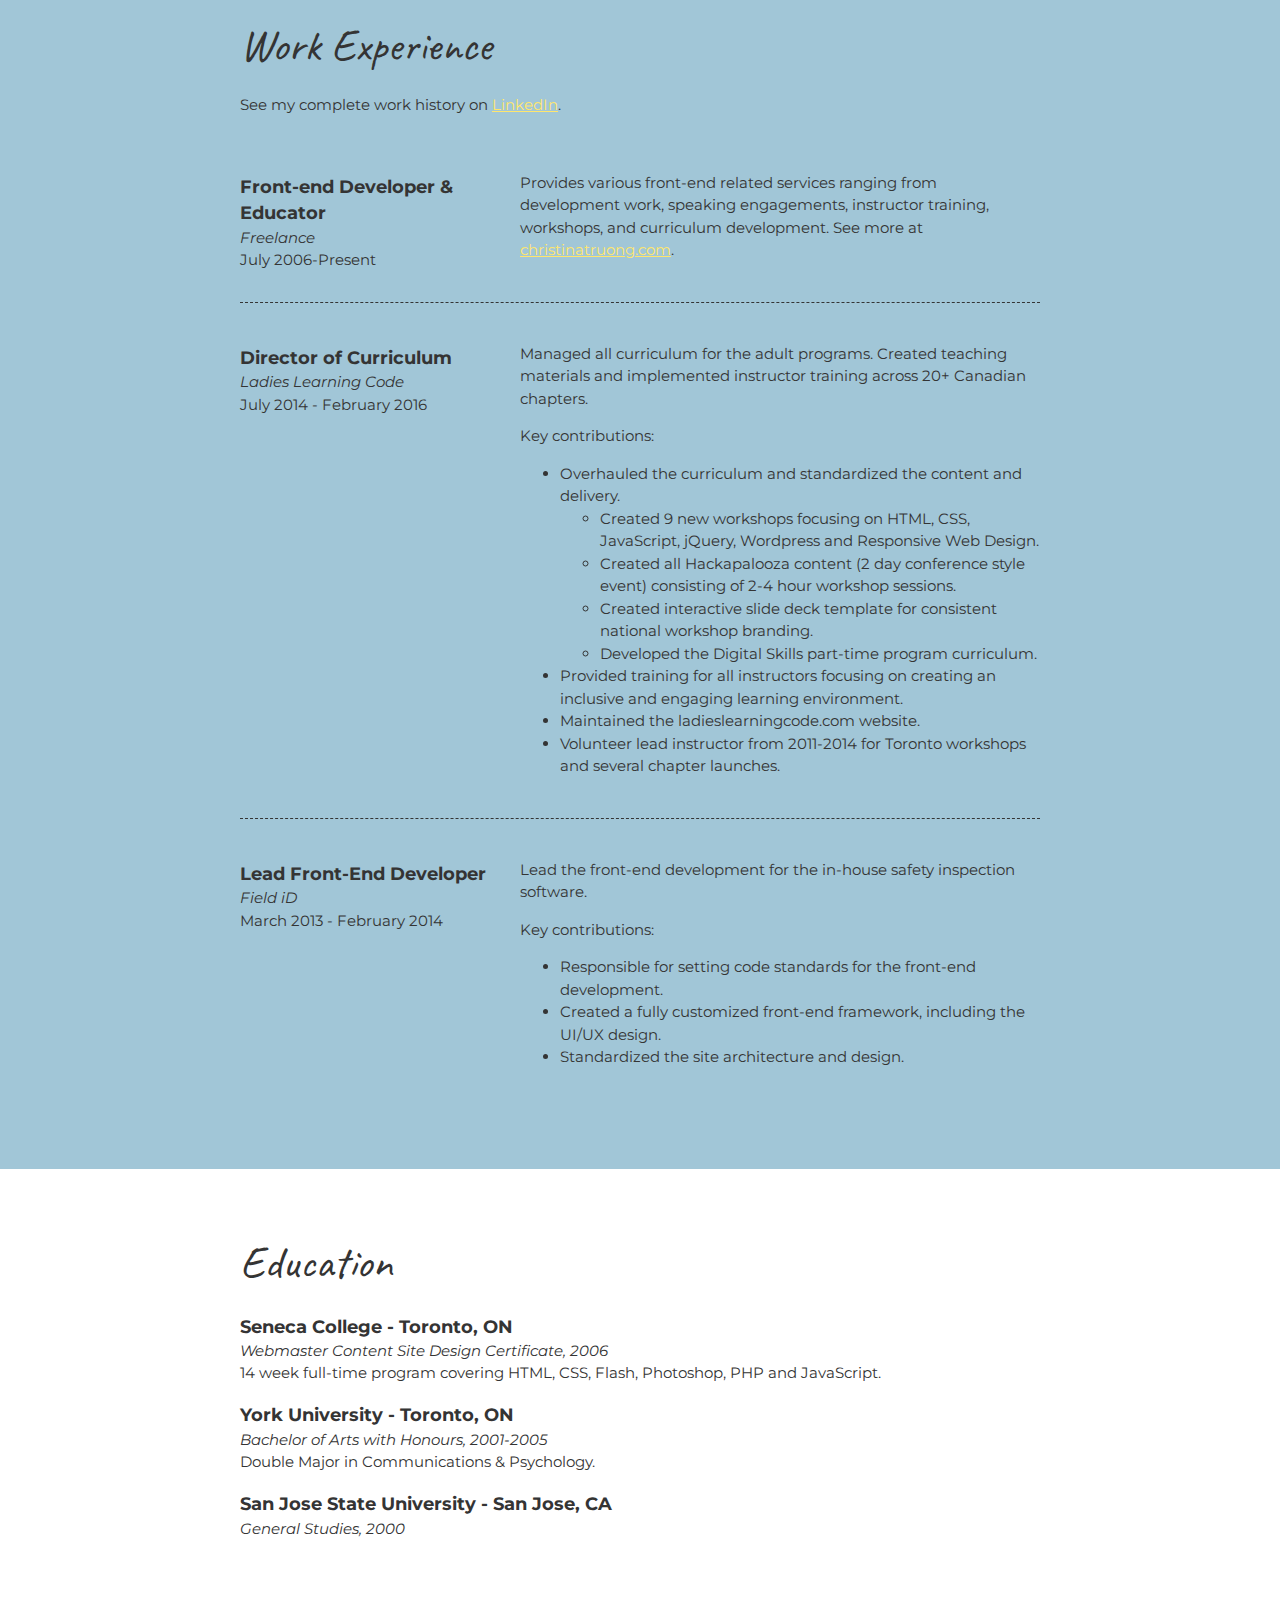
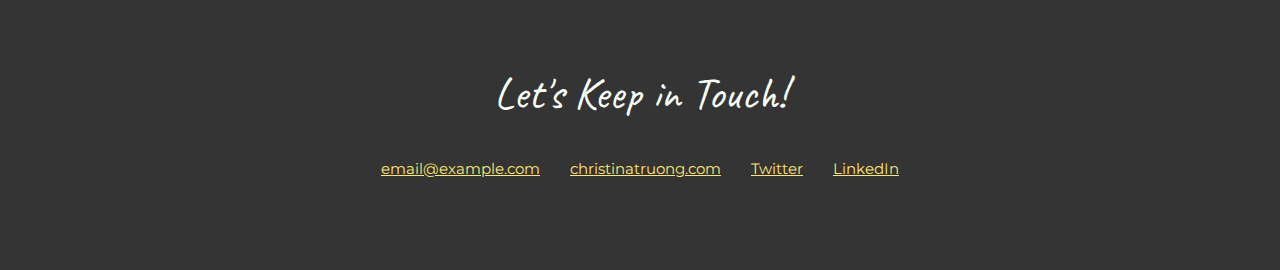
<file: Ex_Files_CSS_EssT/Exercise Files/Ch8/08_02/css-portfolio/index.html>
<!DOCTYPE html>
<html lang="en">
  <head>
    <meta charset="UTF-8">
    <meta name="viewport" content="width=device-width, initial-scale=1.0">
    <title>Christina Truong, Tech Educator + Front-end Developer</title>
    <link href="https://fonts.googleapis.com/css?family=Caveat|Montserrat:400,600&display=swap" rel="stylesheet">
    <link rel="stylesheet" href="css/styles.css">
  </head>
  <body>
    <main>
      <!-- ***************  ABOUT / PROFILE  **************** -->
      <header>
        <div class="content-wrap">
          <h1>Christina Truong</h1>
          <h2>Tech Educator + Front-end Developer</h2>

          <p>As a developer, I specialize in creating modular and scalable front-end architectures. As an educator, I focus on creating inclusive learning environments, instructor training and curriculum development.</p>
          <p>I’m also exploring more creative pursuits designing tee shirts and accessories for <a href="http://teethang.com" target="_blank">Nuthin’ But a Tee Thang</a>, an online store I’m running with my husband.</p>
        </div>
      </header>

      <!-- ************ PROJECTS / PORTFOLIO  ************** -->
      <section class="projects">
        <div class="content-wrap divider">
          <h2>Featured Projects</h2>
          <p>View selected projects below. More information can be found at <a href="http://christinatruong.com">christinatruong.com</a>.</p>

          <!-- Project 1 -->
          <section class="project-item">
            <img src="images/project-courses.jpg" alt="Lynda & LinkedIn Learning course list">
            <h3>Lynda / LinkedIn Learning Courses</h3>
            <p>Developed content and instruction for various CSS and front-end focused web development courses including CSS Essential Training, Getting Your Website Online, Design Systems & Architectures and more.</p>
            <a class="btn" href="https://www.linkedin.com/learning/instructors/christina-truong?u=2125562" target="_blank">LinkedIn Learning</a>
            <a class="btn" href="https://www.lynda.com/Christina-Truong/7842227-1.html">Lynda.com</a>
          </section>

          <!-- Project 2 -->
          <section class="project-item">
            <img src="images/project-women-tech.jpg" alt="Women and Tech website">
            <h3>Women&&Tech</h3>
            <p>Women&&Tech was launched in 2012 to feature interviews with different women working in the tech industry. I became familiar with them when I was invited to be one of the interviewees! A few years later, I joined the team and helped with the relaunch of the site as the front-end architect.</p>
            <a class="btn" href="http://christinatruong.com/projects/women-and-tech-redesign.html" target="_blank">View the case study</a>
          </section>

          <!-- Project 3 -->
          <section class="project-item">
            <img src="images/project-wire-ipsum.jpg" alt="The Wire Ipsum website">
            <h3>The Wire Ipsum</h3>
            <p>After coming back from teaching a JavaScript workshop, I felt inspired to create something just for fun. I realized that of all the content/lorem ipsum generators available, there was nothing for HBO’s The Wire fans. I searched for <a href="http://thewireipsum.com" target="_blank">thewireipsum.com</a> domain and it was available! Generate some content for your projects today.</p>
            <a class="btn" href="http://thewireipsum.com" target="_blank">View live site</a>
          </section>
        </div>
      </section>

      <!-- ****************  WORK EXPERIENCE  ******************** -->
      <section class="work-experience">
        <div class="content-wrap item-details divider">
          <h2>Work Experience</h2>
          <p>See my complete work history on <a href="https://www.linkedin.com/in/christinatruong/">LinkedIn</a>.</p>

          <!-- Job 1 -->
          <section class="job-item">
            <div class="job-details">
              <h3>Front-end Developer & Educator</h3>
              <p>Freelance</p>
              <p>July 2006-Present</p>
            </div>
            <div class="job-summary">
              <p>Provides various front-end related services ranging from development work, speaking engagements, instructor training, workshops, and curriculum development. See more at  <a href="http://christinatruong.com">christinatruong.com</a>.</p>
            </div>
          </section>

          <!-- Job 2 -->
          <section class="job-item">
            <div class="job-details">
              <h3>Director of Curriculum</h3>
              <p>Ladies Learning Code</p>
              <p>July 2014 - February 2016</p>
            </div>
            <div class="job-summary">
              <p>Managed all curriculum for the adult programs. Created teaching materials and implemented instructor training across 20+ Canadian chapters.</p>
              <p>Key contributions:</p>
              <ul>
                <li>Overhauled the curriculum and standardized the content and delivery.
                  <ul>
                    <li>Created 9 new workshops focusing on HTML, CSS, JavaScript, jQuery, Wordpress and Responsive Web Design.</li>
                    <li>Created all Hackapalooza content (2 day conference style event) consisting of 2-4 hour workshop sessions.</li>
                    <li>Created interactive slide deck template for consistent national workshop branding.</li>
                    <li>Developed the Digital Skills part-time program curriculum.</li>
                  </ul>
                </li>
                <li>Provided training for all instructors focusing on creating an inclusive and engaging learning environment.</li>
                <li>Maintained the ladieslearningcode.com website.</li>
                <li>Volunteer lead instructor from 2011-2014 for Toronto workshops and several chapter launches.</li>
              </ul>
            </div>
          </section>

          <!-- Job 3 -->
          <section class="job-item">
            <div class="job-details">
              <h3>Lead Front-End Developer</h3>
              <p>Field iD</p>
              <p>March 2013 - February 2014</p>
            </div>
            <div class="job-summary">
              <p>Lead the front-end development for the in-house safety inspection software.</p>
              <p>Key contributions:</p>
              <ul>
                <li>Responsible for setting code standards for the front-end development.</li>
                <li>Created a fully customized front-end framework, including the UI/UX design.</li>
                <li>Standardized the site architecture and design.</li>
              </ul>
            </div>
          </section>
        </div>
      </section>

      <!-- *************  EDUCATION & CERTIFICATIONS *********** -->
      <section class="education">
        <div class="content-wrap item-details">
          <h2>Education</h2>

          <section>
            <h3>Seneca College - Toronto, ON</h3>
            <p>Webmaster Content Site Design Certificate, 2006</p>
            <p>14 week full-time program covering HTML, CSS, Flash, Photoshop, PHP and JavaScript.</p>
          </section>

          <section>
            <h3>York University - Toronto, ON</h3>
            <p>Bachelor of Arts with Honours, 2001-2005</p>
            <p>Double Major in Communications & Psychology.</p>
          </section>

          <section>
            <h3>San Jose State University - San Jose, CA</h3>
            <p>General Studies, 2000</p>
          </section>
        </div>
      </section>

      <!-- ************  CONTACT INFO / SOCIAL MEDIA  ************ -->
      <footer>
        <div class="content-wrap">
          <h2>Let's Keep in Touch!</h2>

          <!-- Social media and contact links. Add or remove any networks. -->
          <ul class="contact-list">
            <li><a href="mailto:email@example.com">email@example.com</a></li>
            <li><a href="http://christinatruong.com" target="_blank">christinatruong.com</a></li>
            <li><a href="http://twitter.com/christinatruong" target="_blank">Twitter</a></li>
            <li><a href="#" target="_blank">LinkedIn</a></li>
          </ul>
        </div>
      </footer>
    </main>
  </body>
</html>
</file>
<file: Ex_Files_CSS_EssT/Exercise Files/Ch2/02_12/css-portfolio/css/styles.css>
img {
  width: 300px;
}
</file>
<file: Ex_Files_CSS_EssT/Exercise Files/Ch2/02_14/css-portfolio/css/styles.css>
/*
COLOR PALETTE
https://coolors.co/f7fff7-343434-2f3061-ffe66d-a1c6d7
#F7FFF7 - almost white
#343434 - dark gray - almost black
#2F3061 - blue dark
#FFE66D - yellow
#A1C6D7 - blue light
*/


/* Global styles
------------------------------------*/
body {
  color: #343434;
}
img {
  width: 300px;
}
a {
  color: #FFE66D;
}
/* removing the underline */
a:hover {
  text-decoration: none;
}


/* Profile
------------------------------------*/
header {
  background: #2F3061;
  color: #F7FFF7;
}


/* Projects
------------------------------------*/
.projects {
  background: #F7FFF7;
}
.projects a {
  color: #F7FFF7;
  background: #2F3061;
  text-decoration: none;
  padding: 8px;
  border-radius: 4px;
}
.projects a:hover {
  background: rgb(47,48,97);
}


/* Work Experience
------------------------------------*/
.work-experience {
  background: #A1C6D7;
}


/* Education
------------------------------------*/



/* Contact Info
------------------------------------*/
footer {
  background: #343434;
  color: #F7FFF7;
}
</file>
<file: Ex_Files_CSS_EssT/Exercise Files/Ch3/03_08/css-portfolio/css/styles.css>
/*
COLOR PALETTE
https://coolors.co/f7fff7-343434-2f3061-ffe66d-a1c6d7
#F7FFF7 - almost white
#343434 - dark gray - almost black
#2F3061 - blue dark
#FFE66D - yellow
#A1C6D7 - blue light
*/


/* Global styles
------------------------------------*/
body {
  color: #343434;
}
img {
  width: 300px;
}
a {
  color: #FFE66D;
}
a:hover {
  text-decoration: none;
}


/* Profile
------------------------------------*/
header {
  background: #2F3061;
  color: #F7FFF7;
}


/* Projects
------------------------------------*/
.projects {
  background: #F7FFF7;
}
.projects a {
  color: #2F3061;
}
.projects .btn {
  color: #F7FFF7;
  background: #2F3061;
  text-decoration: none;
  padding: 8px;
  border-radius: 4px;
}
.projects .btn:hover {
  background: rgba(47, 48, 97, 80%);
}


/* Work Experience
------------------------------------*/
.work-experience {
  background: #A1C6D7;
}


/* Education
------------------------------------*/



/* Contact Info
------------------------------------*/
footer {
  background: #343434;
  color: #F7FFF7;
}
</file>
<file: Ex_Files_CSS_EssT/Exercise Files/Ch3/03_09/css-portfolio/css/styles.css>
/*
COLOR PALETTE
https://coolors.co/f7fff7-343434-2f3061-ffe66d-a1c6d7
#F7FFF7 - almost white
#343434 - dark gray - almost black
#2F3061 - blue dark
#FFE66D - yellow
#A1C6D7 - blue light
*/


/* Global styles
------------------------------------*/
body {
  color: #343434;
  margin: 0;
  padding: 0;
}
img {
  width: 300px;
}
a {
  color: #FFE66D;
}
a:hover {
  text-decoration: none;
}
.content-wrap {
  width: 800px;
  margin: 0 auto;
}


/* Profile
------------------------------------*/
header {
  background: #2F3061;
  color: #F7FFF7;
}


/* Projects
------------------------------------*/
.projects {
  background: #F7FFF7;
}
.projects a {
  color: #2F3061;
}
.projects .btn {
  color: #F7FFF7;
  background: #2F3061;
  text-decoration: none;
  padding: 8px;
  border-radius: 4px;
}
.projects .btn:hover {
  background: rgba(47, 48, 97, 80%);
}


/* Work Experience
------------------------------------*/
.work-experience {
  background: #A1C6D7;
}


/* Education
------------------------------------*/



/* Contact Info
------------------------------------*/
footer {
  background: #343434;
  color: #F7FFF7;
}
</file>
<file: Ex_Files_CSS_EssT/Exercise Files/Ch4/04_10/css-portfolio/css/styles.css>
/*
COLOR PALETTE
https://coolors.co/f7fff7-343434-2f3061-ffe66d-a1c6d7
#F7FFF7 - almost white
#343434 - dark gray - almost black
#2F3061 - blue dark
#FFE66D - yellow
#A1C6D7 - blue light
*/


/* Global styles
------------------------------------*/
body {
  color: #343434;
  margin: 0;
  padding: 0;
  font-family: 'Montserrat', sans-serif;
}
img {
  width: 300px;
}
a {
  color: #FFE66D;
}
a:hover {
  text-decoration: none;
}
h2 {
  margin: 0;
}
h1, h2 {
  font-family: 'Caveat', cursive;
}
.content-wrap {
  width: 800px;
  margin: 0 auto;
  padding: 60px 0;
}



/* Profile
------------------------------------*/
header {
  background: #2F3061;
  color: #F7FFF7;
}


/* Projects
------------------------------------*/
.projects {
  background: #F7FFF7;
}
.projects a {
  color: #2F3061;
}
.projects .btn {
  color: #F7FFF7;
  background: #2F3061;
  text-decoration: none;
  padding: 8px;
  border-radius: 4px;
  display: inline-block;
}
.projects .btn:hover {
  background: rgba(47, 48, 97, 80%);
}


/* Work Experience
------------------------------------*/
.work-experience {
  background: #A1C6D7;
}


/* Education
------------------------------------*/



/* Contact Info
------------------------------------*/
footer {
  background: #343434;
  color: #F7FFF7;
}
</file>
<file: Ex_Files_CSS_EssT/Exercise Files/Ch6/06_07/css-portfolio/css/styles.css>
/*
COLOR PALETTE
https://coolors.co/f7fff7-343434-2f3061-ffe66d-a1c6d7
#F7FFF7 - almost white
#343434 - dark gray - almost black
#2F3061 - blue dark
#FFE66D - yellow
#A1C6D7 - blue light
*/


/* Global styles
------------------------------------*/
html {
  box-sizing: border-box;
}
*, *:before, *:after {
  box-sizing: inherit;
}

body {
  color: #343434;
  margin: 0;
  padding: 0;
  font-family: 'Montserrat', sans-serif;
  font-size: 15px;
  line-height: 1.5;
}
img {
  width: 300px;
}
a {
  color: #FFE66D;
}
a:hover {
  text-decoration: none;
}
h1 {
  font-size: 100px;
  line-height: 1;
}
h2 {
  font-size: 45px;
}
h1, h2 {
  font-family: 'Caveat', cursive;
  font-weight: 400;
  margin: 0;
}
.content-wrap {
  width: 800px;
  margin: 0 auto;
  padding: 60px 0;
}



/* Profile
------------------------------------*/
header {
  background: #2F3061;
  color: #F7FFF7;
  text-align: center;
}


/* Projects
------------------------------------*/
.projects {
  background: #F7FFF7;
}
.projects a {
  color: #2F3061;
}
.projects .btn {
  color: #F7FFF7;
  background: #2F3061;
  text-decoration: none;
  padding: 8px;
  border-radius: 4px;
  display: inline-block;
}
.projects .btn:hover {
  background: rgba(47, 48, 97, 80%);
}
.project-item {
  overflow: hidden;
  border-bottom: 1px dashed #343434;
  padding: 25px 0;
}
.project-item img {
  float: left;
  margin-right: 20px;
}
.project-item h3 {
  margin-top: 0;
}


/* Work Experience
------------------------------------*/
.work-experience {
  background: #A1C6D7;
}


/* Education
------------------------------------*/



/* Contact Info
------------------------------------*/
footer {
  background: #343434;
  color: #F7FFF7;
  text-align: center;
}
.contact-list {
  list-style-type: none;
  padding: 0;
  display: flex;
  justify-content: center;
}
.contact-list a {
  padding: 15px;
  display: inline-block;
}
</file>
<file: Ex_Files_CSS_EssT/Exercise Files/Ch6/06_12/css-portfolio/css/styles.css>
/*
COLOR PALETTE
https://coolors.co/f7fff7-343434-2f3061-ffe66d-a1c6d7
#F7FFF7 - almost white
#343434 - dark gray - almost black
#2F3061 - blue dark
#FFE66D - yellow
#A1C6D7 - blue light
*/


/* Global styles
------------------------------------*/
html {
  box-sizing: border-box;
}
*, *:before, *:after {
  box-sizing: inherit;
}

body {
  color: #343434;
  margin: 0;
  padding: 0;
  font-family: 'Montserrat', sans-serif;
  font-size: 15px;
  line-height: 1.5;
}
img {
  width: 300px;
}
a {
  color: #FFE66D;
}
a:hover {
  text-decoration: none;
}
h1 {
  font-size: 100px;
  line-height: 1;
}
h2 {
  font-size: 45px;
}
h1, h2 {
  font-family: 'Caveat', cursive;
  font-weight: 400;
  margin: 0;
}
.content-wrap {
  width: 800px;
  margin: 0 auto;
  padding: 60px 0;
}



/* Profile
------------------------------------*/
header {
  background: #2F3061;
  color: #F7FFF7;
  text-align: center;
}


/* Projects
------------------------------------*/
.projects {
  background: #F7FFF7;
}
.projects a {
  color: #2F3061;
}
.projects .btn {
  color: #F7FFF7;
  background: #2F3061;
  text-decoration: none;
  padding: 8px;
  border-radius: 4px;
  display: inline-block;
}
.projects .btn:hover {
  background: rgba(47, 48, 97, 80%);
}
.project-item {
  overflow: hidden;
  border-bottom: 1px dashed #343434;
  padding: 25px 0;
}
.project-item img {
  float: left;
  margin-right: 20px;
}
.project-item h3 {
  margin-top: 0;
}


/* Work Experience
------------------------------------*/
.work-experience {
  background: #A1C6D7;
}
.job-item {
  display:grid;
  grid-template-columns: 1fr 2fr;
  column-gap: 20px;
}


/* Education
------------------------------------*/



/* Contact Info
------------------------------------*/
footer {
  background: #343434;
  color: #F7FFF7;
  text-align: center;
}
.contact-list {
  list-style-type: none;
  padding: 0;
  display: flex;
  justify-content: center;
}
.contact-list a {
  padding: 15px;
  display: inline-block;
}
</file>
<file: Ex_Files_CSS_EssT/Exercise Files/Ch7/07_03/css-portfolio/css/styles.css>
/*
COLOR PALETTE
https://coolors.co/f7fff7-343434-2f3061-ffe66d-a1c6d7
#F7FFF7 - almost white
#343434 - dark gray - almost black
#2F3061 - blue dark
#FFE66D - yellow
#A1C6D7 - blue light
*/


/* Global styles
------------------------------------*/
html {
  box-sizing: border-box;
}
*, *:before, *:after {
  box-sizing: inherit;
}

body {
  color: #343434;
  margin: 0;
  padding: 0;
  font-family: 'Montserrat', sans-serif;
  font-size: 15px;
  line-height: 1.5;
}
img {
  width: 300px;
}
a {
  color: #FFE66D;
}
a:hover {
  text-decoration: none;
}
h1 {
  font-size: 100px;
  line-height: 1;
}
h2 {
  font-size: 45px;
}
h1, h2 {
  font-family: 'Caveat', cursive;
  font-weight: 400;
  margin: 0;
}
.content-wrap {
  width: 800px;
  margin: 0 auto;
  padding: 60px 0;
}
h3 {
  margin-bottom: 0;
}
h3 + p {
  font-style: italic;
}
h3 ~ p {
  margin: 0;
}



/* Profile
------------------------------------*/
header {
  background: #2F3061;
  color: #F7FFF7;
  text-align: center;
}


/* Projects
------------------------------------*/
.projects {
  background: #F7FFF7;
}
.projects a {
  color: #2F3061;
}
.projects .btn {
  color: #F7FFF7;
  background: #2F3061;
  text-decoration: none;
  padding: 8px;
  border-radius: 4px;
  display: inline-block;
}
.projects .btn:hover {
  background: rgba(47, 48, 97, 80%);
}
.project-item {
  overflow: hidden;
  border-bottom: 1px dashed #343434;
  padding: 25px 0;
}
.project-item img {
  float: left;
  margin-right: 20px;
}
.project-item h3 {
  margin-top: 0;
}


/* Work Experience
------------------------------------*/
.work-experience {
  background: #A1C6D7;
}
.job-item {
  display: grid;
  grid-template-columns: 1fr 2fr;
  column-gap: 20px;
}


/* Education
------------------------------------*/



/* Contact Info
------------------------------------*/
footer {
  background: #343434;
  color: #F7FFF7;
  text-align: center;
}
.contact-list {
  list-style-type: none;
  padding: 0;
  display: flex;
  justify-content: center;
}
.contact-list a {
  padding: 15px;
  display: inline-block;
}
</file>
<file: Ex_Files_CSS_EssT/Exercise Files/Ch7/07_05/css-portfolio/css/styles.css>
/*
COLOR PALETTE
https://coolors.co/f7fff7-343434-2f3061-ffe66d-a1c6d7
#F7FFF7 - almost white
#343434 - dark gray - almost black
#2F3061 - blue dark
#FFE66D - yellow
#A1C6D7 - blue light
*/


/* Global styles
------------------------------------*/
html {
  box-sizing: border-box;
}
*, *:before, *:after {
  box-sizing: inherit;
}

body {
  color: #343434;
  margin: 0;
  padding: 0;
  font-family: 'Montserrat', sans-serif;
  font-size: 15px;
  line-height: 1.5;
}
img {
  width: 300px;
}
a {
  color: #FFE66D;
}
a:hover {
  text-decoration: none;
}
h1 {
  font-size: 100px;
  line-height: 1;
}
h2 {
  font-size: 45px;
}
h1, h2 {
  font-family: 'Caveat', cursive;
  font-weight: 400;
  margin: 0;
}
.content-wrap {
  width: 800px;
  margin: 0 auto;
  padding: 60px 0;
}
h3 {
  margin-bottom: 0;
}
.item-details h3 + p {
  font-style: italic;
}
.item-details h3 ~ p {
  margin: 0;
}


/* Profile
------------------------------------*/
header {
  background: #2F3061;
  color: #F7FFF7;
  text-align: center;
}


/* Projects
------------------------------------*/
.projects {
  background: #F7FFF7;
}
.projects a {
  color: #2F3061;
}
.projects .btn {
  color: #F7FFF7;
  background: #2F3061;
  text-decoration: none;
  padding: 8px;
  border-radius: 4px;
  display: inline-block;
}
.projects .btn:hover {
  background: rgba(47, 48, 97, 80%);
}
.project-item {
  overflow: hidden;
  border-bottom: 1px dashed #343434;
  padding: 25px 0;
}
.project-item img {
  float: left;
  margin-right: 20px;
}
.project-item h3 {
  margin-top: 0;
}


/* Work Experience
------------------------------------*/
.work-experience {
  background: #A1C6D7;
}
.job-item {
  display: grid;
  grid-template-columns: 1fr 2fr;
  column-gap: 20px;
}


/* Education
------------------------------------*/



/* Contact Info
------------------------------------*/
footer {
  background: #343434;
  color: #F7FFF7;
  text-align: center;
}
.contact-list {
  list-style-type: none;
  padding: 0;
  display: flex;
  justify-content: center;
}
.contact-list a {
  padding: 15px;
  display: inline-block;
}
</file>
<file: Ex_Files_CSS_EssT/Exercise Files/Ch8/08_02/css-portfolio/css/styles.css>
/*
COLOR PALETTE
https://coolors.co/f7fff7-343434-2f3061-ffe66d-a1c6d7
#F7FFF7 - almost white
#343434 - dark gray - almost black
#2F3061 - blue dark
#FFE66D - yellow
#A1C6D7 - blue light
*/


/* Global styles
------------------------------------*/
html {
  box-sizing: border-box;
}
*, *:before, *:after {
  box-sizing: inherit;
}

body {
  color: #343434;
  margin: 0;
  padding: 0;
  font-family: 'Montserrat', sans-serif;
  font-size: 15px;
  line-height: 1.5;
}
img {
  width: 300px;
}
a {
  color: #FFE66D;
}
a:hover {
  text-decoration: none;
}
h1 {
  font-size: 100px;
  line-height: 1;
}
h2 {
  font-size: 45px;
}
h1, h2 {
  font-family: 'Caveat', cursive;
  font-weight: 400;
  margin: 0;
}
.content-wrap {
  width: 800px;
  margin: 0 auto;
  padding: 60px 0;
}
h3 {
  margin-bottom: 0;
}
.item-details h3 + p {
  font-style: italic;
}
.item-details h3 ~ p {
  margin: 0;
}
.divider > section {
  border-bottom: 1px dashed #343434;
  padding: 25px 0;
}
.divider > section:last-of-type {
  border-bottom: none;
}


/* Profile
------------------------------------*/
header {
  background: #2F3061;
  color: #F7FFF7;
  text-align: center;
}


/* Projects
------------------------------------*/
.projects {
  background: #F7FFF7;
}
.projects a {
  color: #2F3061;
}
.projects .btn {
  color: #F7FFF7;
  background: #2F3061;
  text-decoration: none;
  padding: 8px;
  border-radius: 4px;
  display: inline-block;
}
.projects .btn:hover {
  background: rgba(47, 48, 97, 80%);
}
.project-item {
  overflow: hidden;
}
.project-item img {
  float: left;
  margin-right: 20px;
}
.project-item h3 {
  margin-top: 0;
}


/* Work Experience
------------------------------------*/
.work-experience {
  background: #A1C6D7;
}
.job-item {
  display: grid;
  grid-template-columns: 1fr 2fr;
  column-gap: 20px;
}


/* Education
------------------------------------*/



/* Contact Info
------------------------------------*/
footer {
  background: #343434;
  color: #F7FFF7;
  text-align: center;
}
.contact-list {
  list-style-type: none;
  padding: 0;
  display: flex;
  justify-content: center;
}
.contact-list a {
  padding: 15px;
  display: inline-block;
}
</file>
